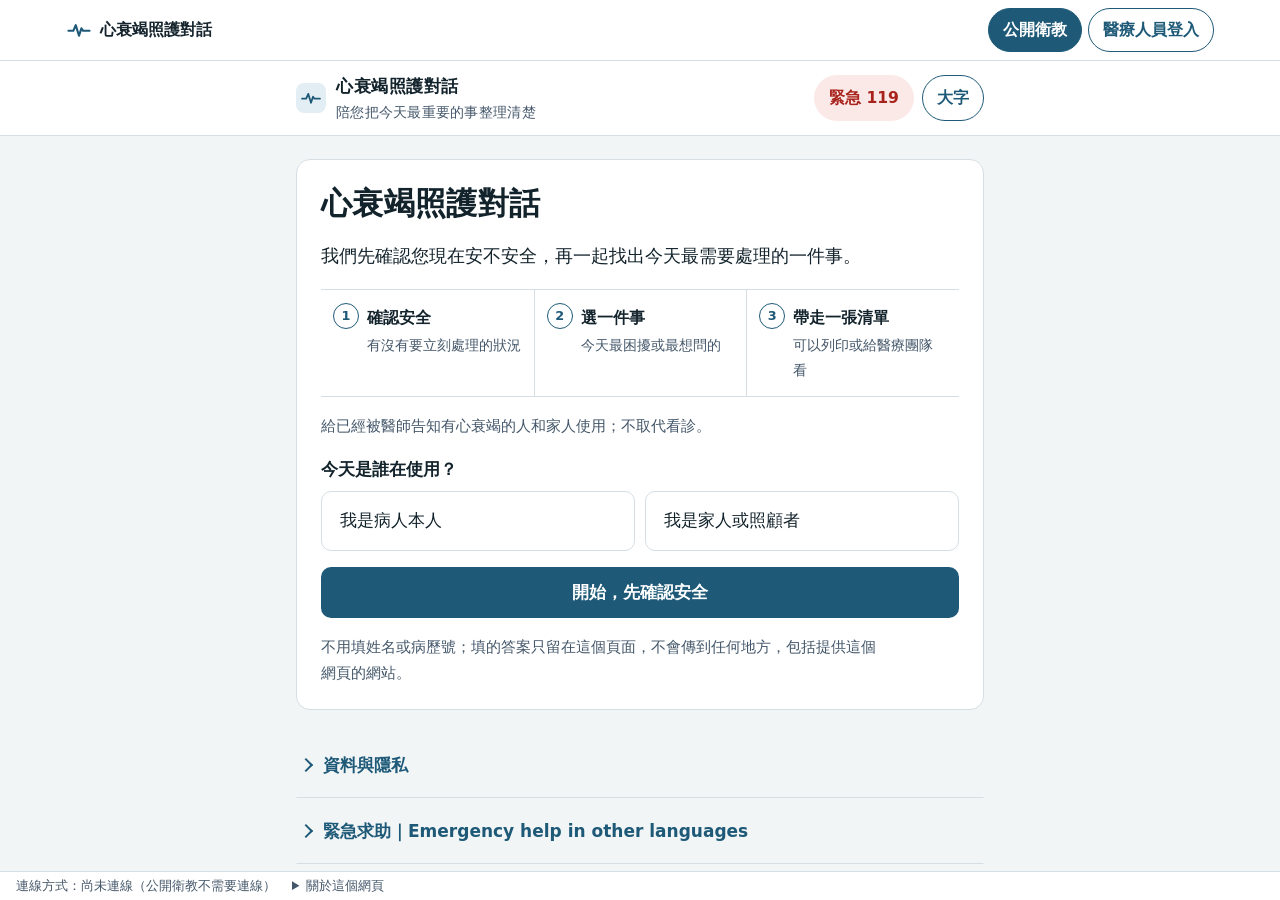
<file: index.html>
<!doctype html>
<html lang="zh-Hant-TW" data-page="shell">
<head>
<meta charset="utf-8">
<meta name="viewport" content="width=device-width, initial-scale=1, viewport-fit=cover">
<meta http-equiv="Content-Security-Policy" content="default-src 'none'; script-src 'self'; style-src 'self'; frame-src 'self'; connect-src 'self' https://script.google.com https://script.googleusercontent.com; img-src 'self' data:; base-uri 'none'; form-action 'none'; object-src 'none'">
<script src="guard.045a106e608d.js"></script>
<meta name="referrer" content="strict-origin-when-cross-origin">
<meta name="robots" content="noindex">
<title>心衰竭照護對話</title>
<link rel="stylesheet" href="shell.45e0a4ec22e1.css">
</head>
<body>
<header class="shell-top">
  <div class="shell-bar">
    <div class="shell-brand"><svg class="mark" viewBox="0 0 32 32" aria-hidden="true" focusable="false"><path d="M3 17h6l3-7 4 13 3-9 2 3h8" fill="none" stroke="currentColor" stroke-width="2.6" stroke-linecap="round" stroke-linejoin="round"/></svg><span>心衰竭照護對話</span></div>
    <nav class="modes" id="modes" aria-label="切換模式"></nav>
  </div>
</header>
<div id="shell_banner" class="shell-banner" role="alert" hidden></div>
<main id="shell_main" class="shell-main">
  <div id="shell_note" class="shell-note" hidden></div>
  <div id="frames" class="frames"></div>
  <noscript><p>本頁需要開啟 JavaScript 才能使用。若有緊急狀況，請直接撥打 119。</p></noscript>
</main>
<footer class="shell-foot">
  <span id="conn_status" data-conn="NONE">連線方式：尚未連線（公開衛教不需要連線）</span>
  <details class="shell-about"><summary>關於這個網頁</summary>
    <p>本網頁提供心衰竭衛教與照護紀錄支援，不取代診斷、處方或緊急醫療；有緊急狀況請直接撥打 119。</p>
    <p>公開衛教不會送出或留下任何資料。病人個人連結與醫療人員登入只在這個分頁有效，關閉分頁就會結束；本網頁不在裝置上長期留存任何資料（只在這個分頁暫存，關閉即清除），離線時無法查看個人紀錄。</p>
    <p>已知限制：這個網頁無法完全防止被其他網站嵌入冒用。請只從醫療團隊提供的網址開啟，並確認網址列是正確的網址。</p>
  </details>
</footer>
<script src="config.js"></script>
<script src="release.e37a82e9b1bd.js"></script>
<script src="transport.421dd80e8a7c.js"></script>
<script src="shell.81188e96d80d.js"></script>
</body>
</html>
</file>
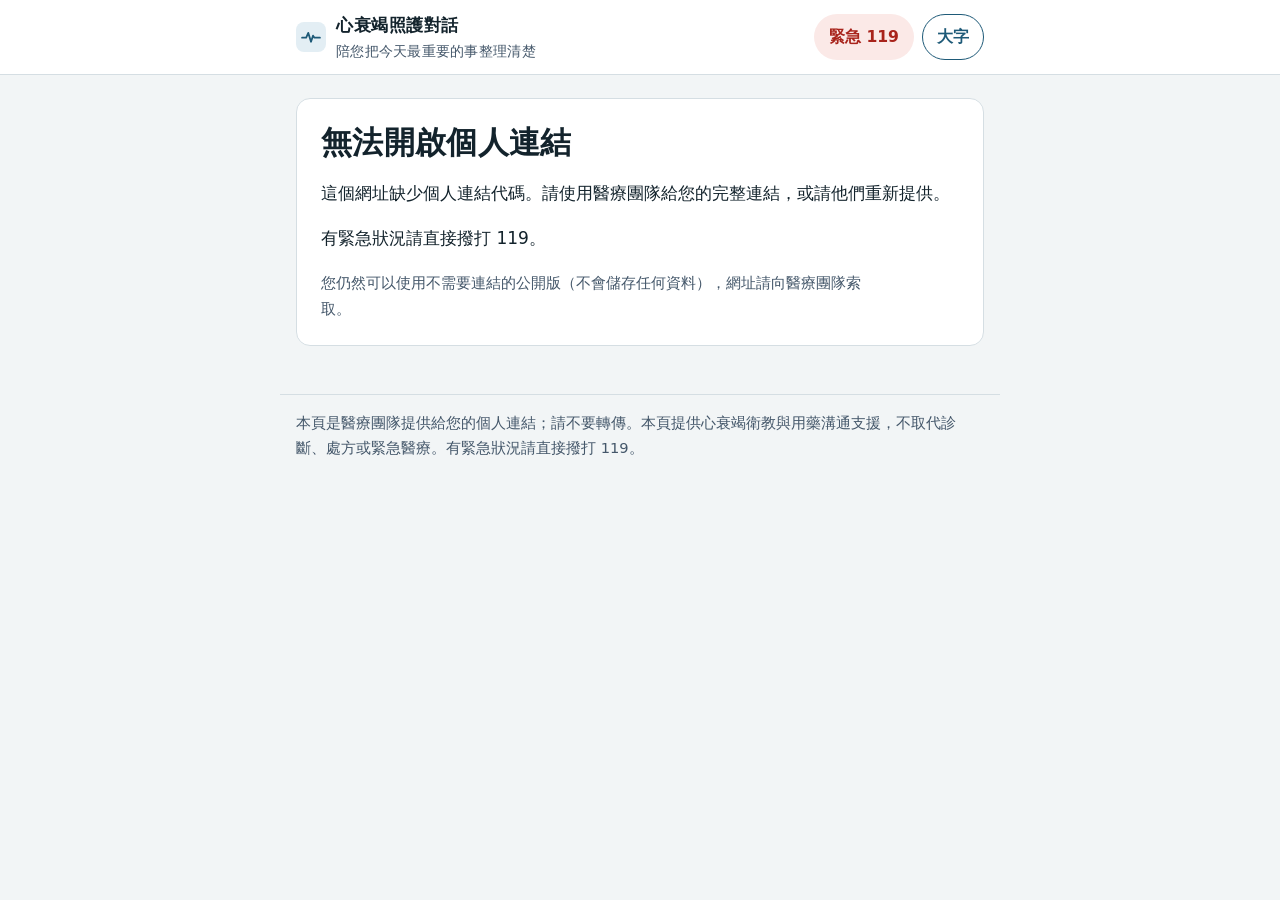
<file: patient.html>
<!doctype html>
<html lang="zh-Hant-TW" data-page="patient">
<head>
<meta charset="utf-8">
<meta name="viewport" content="width=device-width, initial-scale=1, viewport-fit=cover">
<meta http-equiv="Content-Security-Policy" content="default-src 'none'; script-src 'self'; style-src 'self'; style-src-attr 'unsafe-inline'; frame-src 'none'; connect-src 'self' https://script.google.com https://script.googleusercontent.com; img-src 'self' data:; base-uri 'none'; form-action 'none'; object-src 'none'">
<script src="guard.045a106e608d.js"></script>
<meta name="referrer" content="no-referrer">
<meta name="robots" content="noindex">
<title>心衰竭照護對話</title>
<link rel="stylesheet" href="app.30592fb274e9.css">
<link rel="stylesheet" href="patient_link.9632a05904e3.css">
<link rel="stylesheet" href="web.1df8bcdae444.css">
</head>
<body>
<a class="skip-link" href="#screen">跳到主要內容</a>
<header class="top"><div class="bar"><div class="brand"><svg class="mark" viewBox="0 0 32 32" aria-hidden="true" focusable="false"><path d="M3 17h6l3-7 4 13 3-9 2 3h8" fill="none" stroke="currentColor" stroke-width="2.6" stroke-linecap="round" stroke-linejoin="round"/></svg><span class="brand-t">心衰竭照護對話<small>陪您把今天最重要的事整理清楚</small></span></div><div class="bar-tools"><a class="btn sos no-print" href="tel:119" aria-label="緊急狀況撥打 119">緊急 119</a><button class="btn secondary no-print" id="fontToggle" type="button" aria-pressed="false" aria-label="放大文字">大字</button></div></div></header>
<div id="status" class="sr-only" role="status" aria-live="polite" aria-atomic="true"></div>
<main class="wrap"><div id="screen" class="screen" tabindex="-1"><noscript><p>本頁需要開啟 JavaScript 才能使用。若有緊急狀況，請直接撥打 119。</p></noscript></div></main>
<footer class="foot">本頁是醫療團隊提供給您的個人連結；請不要轉傳。本頁提供心衰竭衛教與用藥溝通支援，不取代診斷、處方或緊急醫療。有緊急狀況請直接撥打 119。</footer>
<script src="config.js"></script>
<script src="release.e37a82e9b1bd.js"></script>
<script src="transport.421dd80e8a7c.js"></script>
<script src="build-patient.afbfbccaac36.js"></script>
<script src="lib.c77beae90166.js"></script>
<script src="engine.622706c35853.js"></script>
<script src="patient_link.7fe9b1daba0a.js"></script>
<script src="app.3ce7239d83da.js"></script>
</body>
</html>
</file>
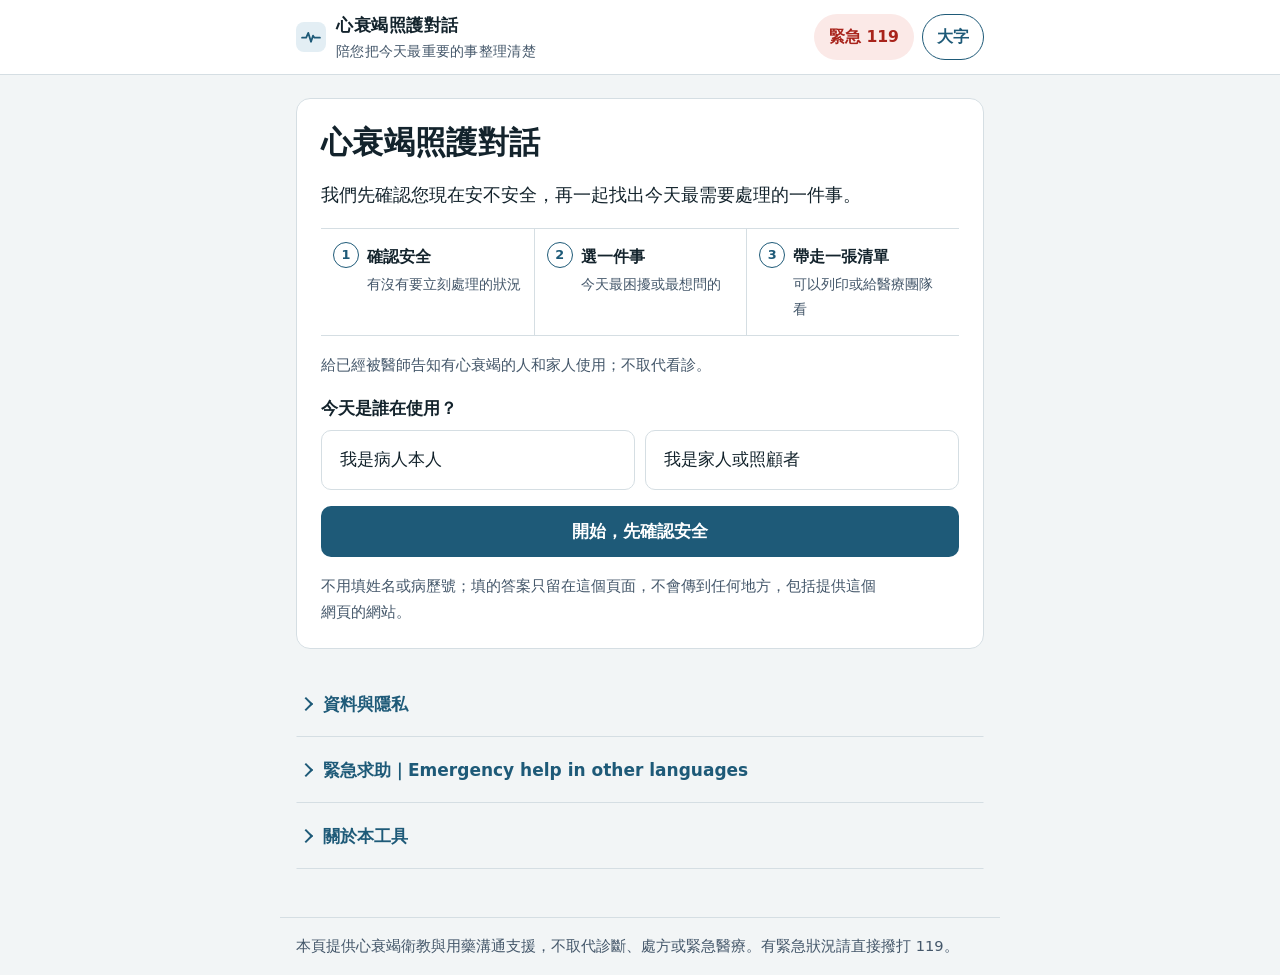
<file: public.html>
<!doctype html>
<html lang="zh-Hant-TW" data-page="public">
<head>
<meta charset="utf-8">
<meta name="viewport" content="width=device-width, initial-scale=1, viewport-fit=cover">
<meta http-equiv="Content-Security-Policy" content="default-src 'none'; script-src 'self'; style-src 'self'; style-src-attr 'unsafe-inline'; frame-src 'none'; connect-src 'none'; img-src 'self' data:; base-uri 'none'; form-action 'none'; object-src 'none'">
<script src="guard.045a106e608d.js"></script>
<meta name="referrer" content="no-referrer">
<meta name="robots" content="noindex">
<title>心衰竭照護對話</title>
<link rel="stylesheet" href="app.30592fb274e9.css">
</head>
<body>
<a class="skip-link" href="#screen">跳到主要內容</a>
<header class="top"><div class="bar"><div class="brand"><svg class="mark" viewBox="0 0 32 32" aria-hidden="true" focusable="false"><path d="M3 17h6l3-7 4 13 3-9 2 3h8" fill="none" stroke="currentColor" stroke-width="2.6" stroke-linecap="round" stroke-linejoin="round"/></svg><span class="brand-t">心衰竭照護對話<small>陪您把今天最重要的事整理清楚</small></span></div><div class="bar-tools"><a class="btn sos no-print" href="tel:119" aria-label="緊急狀況撥打 119">緊急 119</a><button class="btn secondary no-print" id="fontToggle" type="button" aria-pressed="false" aria-label="放大文字">大字</button></div></div></header>
<div id="status" class="sr-only" role="status" aria-live="polite" aria-atomic="true"></div>
<main class="wrap"><div id="screen" class="screen" tabindex="-1"><noscript><p>本頁需要開啟 JavaScript 才能使用。若有緊急狀況，請直接撥打 119。</p></noscript></div></main>
<footer class="foot">本頁提供心衰竭衛教與用藥溝通支援，不取代診斷、處方或緊急醫療。有緊急狀況請直接撥打 119。</footer>
<script src="build-public.6247f2410435.js"></script>
<script src="lib.c77beae90166.js"></script>
<script src="engine.622706c35853.js"></script>
<script src="app.3ce7239d83da.js"></script>
</body>
</html>
</file>
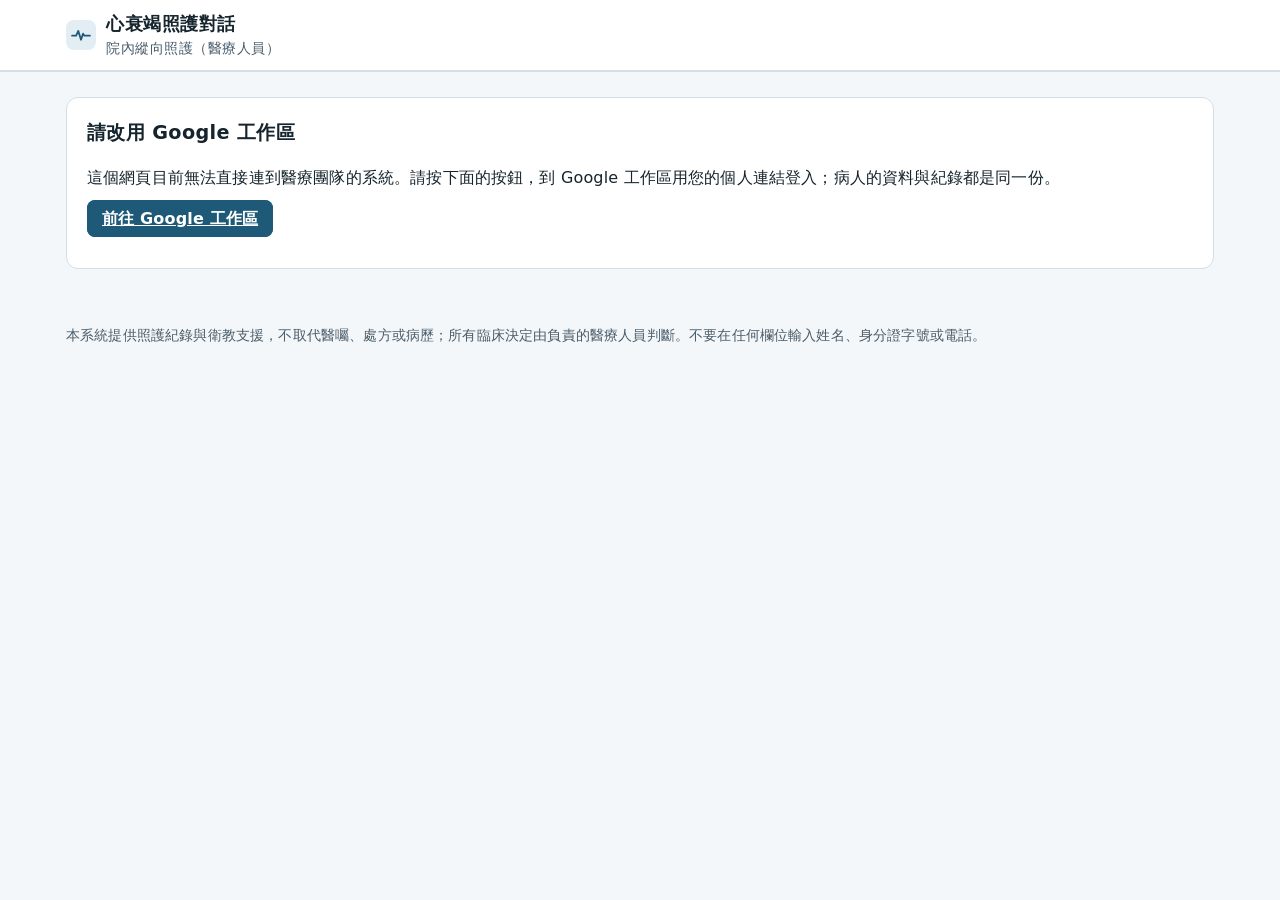
<file: staff.html>
<!doctype html>
<html lang="zh-Hant-TW" data-page="staff">
<head>
<meta charset="utf-8">
<meta http-equiv="Content-Security-Policy" content="default-src 'none'; script-src 'self' https://accounts.google.com/gsi/client; style-src 'self' https://accounts.google.com/gsi/style; style-src-attr 'unsafe-inline'; frame-src https://accounts.google.com/gsi/; connect-src 'self' https://accounts.google.com/gsi/ https://script.google.com https://script.googleusercontent.com; img-src 'self' data:; base-uri 'none'; form-action 'none'; object-src 'none'">
<script src="guard.045a106e608d.js"></script>
<meta name="referrer" content="strict-origin-when-cross-origin">
<meta name="viewport" content="width=device-width, initial-scale=1">
<meta name="robots" content="noindex">
<title>心衰竭照護對話｜院內縱向照護</title>
<link rel="stylesheet" href="staff.342c0028b7cf.css">
<link rel="stylesheet" href="web.1df8bcdae444.css">
</head>
<body>
<a class="skip-link" href="#main">跳到主要內容</a>
<header class="top">
  <div class="bar">
    <div class="brand"><svg class="mark" viewBox="0 0 32 32" aria-hidden="true" focusable="false"><path d="M3 17h6l3-7 4 13 3-9 2 3h8" fill="none" stroke="currentColor" stroke-width="2.6" stroke-linecap="round" stroke-linejoin="round"/></svg><span>心衰竭照護對話<small>院內縱向照護（醫療人員）</small></span></div>
    <div class="who" id="who" aria-live="polite">正在確認身分…</div>
  </div>
  <nav class="tabs" aria-label="主要功能" id="tabs" hidden>
    <button type="button" class="tab" data-tab="patients" aria-current="page">病人</button>
    <button type="button" class="tab" data-tab="work">工作清單<span id="work_badge" class="badge" hidden></span></button>
    <button type="button" class="tab" data-tab="team">團隊儀表板</button>
    <button type="button" class="tab" data-tab="teach" hidden>臨床教學</button>
    <button type="button" class="tab" data-tab="approve" id="tab_approve" hidden>內容核准</button>
    <button type="button" class="tab" data-tab="admin" id="tab_admin" hidden>管理</button>
  </nav>
</header>
<div id="sysbar" class="sysbar" role="region" aria-label="系統提示" hidden></div>
<div id="sync" class="sync" role="status" aria-live="polite" data-state="IDLE"></div>
<main id="main" class="wrap" tabindex="-1">
  <p id="tab_purpose" class="tab-purpose small noprint" aria-live="polite"></p>
  <section id="view_patients"></section>
  <section id="view_work" hidden></section>
  <section id="view_team" hidden></section>
  <section id="view_teach" hidden></section>
  <section id="view_admin" hidden></section>
  <section id="view_approve" hidden></section>
</main>
<footer class="foot">本系統提供照護紀錄與衛教支援，不取代醫囑、處方或病歷；所有臨床決定由負責的醫療人員判斷。不要在任何欄位輸入姓名、身分證字號或電話。</footer>
<section id="print_plan" class="print-plan" aria-hidden="true"></section>
<script src="config.js"></script>
<script src="release.e37a82e9b1bd.js"></script>
<script src="transport.421dd80e8a7c.js"></script>
<script src="qrcode.18ae399f8118.js"></script>
<script src="lib.c77beae90166.js"></script>
<script src="release-staff.9b3c051fa370.js"></script>
<script src="login.b82201597185.js" data-app="staff.425a6ebf38cb.js"></script>
</body>
</html>
</file>
<file: shell.45e0a4ec22e1.css>
/* HFPC 網頁外殼（5.0 W5-W）：頁首模式列＋同源 iframe；色彩沿用公開版的醫療藍灰 */
:root{--ground:#F5F8FA;--surface:#FFFFFF;--ink:#15242D;--ink-2:#44576A;--line:#D3DEE5;--accent:#1E5A78;--accent-ink:#FFFFFF;--accent-soft:#E3EEF4;--focus:#0B67C2;--em:#A8231B;--em-soft:#FBE9E7;color-scheme:light}
@media (prefers-color-scheme: dark){:root:not([data-theme="light"]){--ground:#0F171C;--surface:#16222A;--ink:#E6EEF2;--ink-2:#A7B8C3;--line:#2E404B;--accent:#7FB6D3;--accent-ink:#0F171C;--accent-soft:#1D3441;--focus:#8CC4FF;--em:#FF8A80;--em-soft:#3A1B19;color-scheme:dark}}
[hidden]{display:none !important}
*{box-sizing:border-box}
html,body{height:100%}
body{margin:0;background:var(--ground);color:var(--ink);font:400 16px/1.55 "Noto Sans TC","PingFang TC","Microsoft JhengHei",system-ui,-apple-system,"Segoe UI",sans-serif;display:flex;flex-direction:column;height:100vh;height:100dvh;overflow:hidden}
:focus-visible{outline:3px solid var(--focus);outline-offset:2px}
.shell-top{background:var(--surface);border-bottom:1px solid var(--line);flex:0 0 auto}
.shell-bar{max-width:1180px;margin:0 auto;padding:8px 16px;display:flex;flex-wrap:wrap;gap:8px 14px;align-items:center;justify-content:space-between}
.shell-brand{display:flex;align-items:center;gap:8px;font-weight:700;color:var(--accent)}
.shell-brand .mark{width:26px;height:26px}
.shell-brand span{color:var(--ink)}
.modes{display:flex;flex-wrap:wrap;gap:6px;min-width:0}
.mode{appearance:none;font:inherit;font-weight:700;min-height:44px;padding:8px 14px;border-radius:999px;border:1.5px solid var(--accent);background:var(--surface);color:var(--accent);cursor:pointer;text-decoration:none;display:inline-flex;align-items:center;touch-action:manipulation}
.mode[aria-pressed="true"]{background:var(--accent);color:var(--accent-ink)}
.mode.ws{background:var(--accent);color:var(--accent-ink)}
.modes[aria-busy="true"]{opacity:.6}
.shell-banner{background:var(--em-soft);color:var(--em);padding:10px 16px;font-weight:700;display:flex;flex-wrap:wrap;gap:10px;align-items:center}
.btn{appearance:none;font:inherit;font-weight:700;border-radius:8px;border:1px solid var(--accent);background:var(--surface);color:var(--accent);min-height:36px;padding:6px 12px;cursor:pointer}
.shell-main{flex:1 1 auto;min-height:0;position:relative;display:flex;flex-direction:column}
.shell-note{max-width:720px;margin:16px auto 0;padding:0 16px;width:100%}
.panel{background:var(--surface);border:1px solid var(--line);border-radius:10px;padding:16px 18px;display:grid;gap:10px}
.panel h2{margin:0;font-size:1.2em}
.panel p{margin:0}
.frames{flex:1 1 auto;min-height:0;display:flex}
.app-frame{flex:1 1 auto;width:100%;height:100%;border:0;display:block;background:var(--ground)}
.shell-foot{flex:0 0 auto;border-top:1px solid var(--line);background:var(--surface);color:var(--ink-2);font-size:.82em;padding:4px 16px;display:flex;flex-wrap:wrap;gap:4px 16px;align-items:center}
.shell-about summary{cursor:pointer}
.shell-about p{margin:4px 0;max-width:760px}
.shell-about[open]{flex-basis:100%;max-height:40vh;overflow:auto}
@media print{.shell-top,.shell-foot,.shell-banner{display:none !important}body{height:auto;overflow:visible}}
</file>
<file: app.30592fb274e9.css>
/* 心衰竭精準照護助手｜樣式（白底、醫療藍灰；語意色只用於分流等級） */
:root{
  --ground:#F5F8FA; --surface:#FFFFFF; --surface-2:#EEF3F6; --ink:#15242D; --ink-2:#44576A; --line:#D3DEE5;
  --accent:#1E5A78; --accent-ink:#FFFFFF; --accent-soft:#E3EEF4; --focus:#0B67C2;
  --em:#A8231B; --em-soft:#FBE9E7; --urg:#9A4A00; --urg-soft:#FDF0E1; --day:#7A5A00; --day-soft:#FBF4DC; --ok:#2B6A4B; --ok-soft:#E4F2EA;
  --radius:10px; --fs:17px;
  color-scheme: light;
}
@media (prefers-color-scheme: dark){
  :root:not([data-theme="light"]){
    --ground:#0F171C; --surface:#16222A; --surface-2:#1C2B34; --ink:#E6EEF2; --ink-2:#A7B8C3; --line:#2E404B;
    --accent:#7FB6D3; --accent-ink:#0F171C; --accent-soft:#1D3441; --focus:#8CC4FF;
    --em:#FF8A80; --em-soft:#3A1B19; --urg:#F2B26B; --urg-soft:#35270F; --day:#E3C766; --day-soft:#302A12; --ok:#8FD3AE; --ok-soft:#15302A;
    color-scheme: dark;
  }
}
:root[data-theme="dark"]{
  --ground:#0F171C; --surface:#16222A; --surface-2:#1C2B34; --ink:#E6EEF2; --ink-2:#A7B8C3; --line:#2E404B;
  --accent:#7FB6D3; --accent-ink:#0F171C; --accent-soft:#1D3441; --focus:#8CC4FF;
  --em:#FF8A80; --em-soft:#3A1B19; --urg:#F2B26B; --urg-soft:#35270F; --day:#E3C766; --day-soft:#302A12; --ok:#8FD3AE; --ok-soft:#15302A;
  color-scheme: dark;
}
*{box-sizing:border-box}
html{-webkit-text-size-adjust:100%}
html.large-text{--fs:20px}
body{margin:0;background:var(--ground);color:var(--ink);font:400 var(--fs)/1.65 "Noto Sans TC","PingFang TC","Microsoft JhengHei","微軟正黑體","Heiti TC",system-ui,-apple-system,"Segoe UI",sans-serif;font-variant-numeric:tabular-nums}
.wrap{max-width:720px;margin:0 auto;padding-inline:16px;padding-block:0 48px}
a{color:var(--accent)}
:focus-visible{outline:3px solid var(--focus);outline-offset:2px}
.skip-link{position:absolute;left:-9999px;top:0;background:var(--surface);padding:8px 12px;z-index:10}
.skip-link:focus{left:8px;top:8px}
header.top{position:sticky;top:env(safe-area-inset-top,0px);z-index:5;background:var(--surface);border-bottom:1px solid var(--line)}
header.top .bar{max-width:720px;margin:0 auto;padding:10px 16px;display:flex;align-items:center;gap:12px;justify-content:space-between}
.brand{font-weight:700;font-size:1.02em;letter-spacing:.02em}
.brand small{display:block;font-weight:400;font-size:.78em;color:var(--ink-2)}
h1,h2,h3{text-wrap:balance;line-height:1.35;margin:0}
h1{font-size:1.55em;font-weight:700}
h2{font-size:1.28em;font-weight:700}
h3{font-size:1.05em;font-weight:700}
p{margin:0}
.screen{display:grid;gap:18px;padding-top:20px}
.screen:focus{outline:none}
.panel{background:var(--surface);border:1px solid var(--line);border-radius:var(--radius);padding:20px;display:grid;gap:14px}
.muted{color:var(--ink-2)}
.small{font-size:.86em}
.progress{display:flex;gap:6px;align-items:center;font-size:.86em;color:var(--ink-2)}
.progress .dots{display:flex;gap:4px}
.progress .dots i{width:28px;height:6px;border-radius:3px;background:var(--line);display:block}
.progress .dots i.on{background:var(--accent)}
.btn{appearance:none;border:1px solid transparent;border-radius:8px;min-height:48px;padding:10px 18px;font:inherit;font-weight:700;cursor:pointer;text-align:center;touch-action:manipulation}
.btn.primary{background:var(--accent);color:var(--accent-ink)}
.btn.secondary{background:var(--surface);color:var(--accent);border-color:var(--accent)}
.btn.ghost{background:transparent;color:var(--accent);border-color:transparent;text-decoration:underline;padding-inline:6px}
.btn.em{background:var(--em);color:#fff}
.btn:disabled{opacity:.5;cursor:not-allowed}
.row{display:flex;flex-wrap:wrap;gap:10px;align-items:center}
.row.split{justify-content:space-between}
.choices{display:grid;gap:10px}
.choices.two{grid-template-columns:repeat(auto-fit,minmax(240px,1fr))}
.choice{display:flex;align-items:center;gap:12px;min-height:56px;width:100%;padding:12px 16px;border:1.5px solid var(--line);border-radius:8px;background:var(--surface);color:var(--ink);font:inherit;text-align:left;cursor:pointer;touch-action:manipulation}
.choice:hover{border-color:var(--accent)}
.choice[aria-pressed="true"],.choice.selected{border-color:var(--accent);background:var(--accent-soft);font-weight:700}
.choice[aria-pressed="true"]::after{content:"✓ 已選";margin-left:auto;font-size:.82em;color:var(--accent)}
fieldset{border:0;margin:0;padding:0;display:grid;gap:10px;min-width:0}
legend{font-weight:700;padding:0;margin-bottom:6px}
.check{display:flex;gap:12px;align-items:flex-start;padding:12px 14px;border:1.5px solid var(--line);border-radius:8px;background:var(--surface);cursor:pointer;min-height:56px}
.check input{width:24px;height:24px;margin:2px 0 0;flex:0 0 auto;accent-color:var(--accent)}
.check strong{display:block}
.check span{display:block;font-size:.88em;color:var(--ink-2)}
.check:has(input:checked){border-color:var(--accent);background:var(--accent-soft)}
.tier{border-left:6px solid var(--line);padding-left:12px;display:grid;gap:10px}
.tier.em{border-left-color:var(--em)} .tier.urg{border-left-color:var(--urg)} .tier.day{border-left-color:var(--day)}
.tier-label{font-weight:700;font-size:.95em}
.tier.em .tier-label{color:var(--em)} .tier.urg .tier-label{color:var(--urg)} .tier.day .tier-label{color:var(--day)}
.notice{border-radius:8px;padding:12px 14px;background:var(--surface-2)}
.notice.warn{background:var(--day-soft)}
.error{color:var(--em);font-weight:700}
.result-head{border-radius:var(--radius);padding:18px 20px;display:grid;gap:8px;border:1px solid var(--line);background:var(--surface)}
.result-head.em{background:var(--em-soft);border-color:var(--em)}
.result-head.urg{background:var(--urg-soft);border-color:var(--urg)}
.result-head.day{background:var(--day-soft);border-color:var(--day)}
.result-head.ok{background:var(--ok-soft);border-color:var(--ok)}
.top-action{font-weight:700}
.group{display:grid;gap:12px}
.group-title{display:flex;align-items:baseline;gap:10px;padding-top:6px;border-bottom:2px solid var(--ink);padding-bottom:6px}
.group-title .count{font-size:.85em;color:var(--ink-2);font-weight:400}
.card{background:var(--surface);border:1px solid var(--line);border-radius:var(--radius);padding:18px;display:grid;gap:12px}
.card.safety{border:2px solid var(--em)}
.card.safety.urg{border-color:var(--urg)} .card.safety.day{border-color:var(--day)}
.chips{display:flex;flex-wrap:wrap;gap:6px}
.chip{font-size:.78em;font-weight:700;padding:2px 10px;border-radius:999px;background:var(--surface-2);color:var(--ink-2);border:1px solid var(--line)}
.chip.primary{background:var(--accent);color:var(--accent-ink);border-color:var(--accent)}
.chip.safety{background:var(--em);color:#fff;border-color:var(--em)}
.chip.rule{background:var(--accent-soft);color:var(--accent);border-color:var(--accent)}
.kv{display:grid;grid-template-columns:7.5em 1fr;gap:6px 12px;margin:0}
.kv dt{font-weight:700;color:var(--ink-2)}
.kv dd{margin:0}
@media (max-width:480px){.kv{grid-template-columns:1fr}.kv dt{margin-top:6px}}
.actions-list{display:grid;gap:8px}
.actions-list .check{min-height:48px;padding:10px 12px}
.do-not{border-left:4px solid var(--em);padding:6px 12px;background:var(--em-soft);border-radius:0 6px 6px 0}
.escalate{border-left:4px solid var(--urg);padding:6px 12px;background:var(--urg-soft);border-radius:0 6px 6px 0}
.reason{font-size:.86em;color:var(--ink-2)}
details{border-top:1px solid var(--line);padding-top:8px}
details>summary{cursor:pointer;font-weight:700;color:var(--accent);min-height:44px;display:flex;align-items:center}
.source-list{margin:6px 0 0;padding-left:1.2em;display:grid;gap:6px;font-size:.9em}
.selfcheck{background:var(--surface-2);border-radius:8px;padding:12px 14px;display:grid;gap:8px}
.feedback{font-weight:700}
.feedback.good{color:var(--ok)} .feedback.bad{color:var(--em)}
.summary{background:var(--surface);border:2px solid var(--accent);border-radius:var(--radius);padding:18px;display:grid;gap:12px}
.summary table{width:100%;border-collapse:collapse;font-size:.92em}
.summary th,.summary td{text-align:left;vertical-align:top;border-bottom:1px solid var(--line);padding:6px 4px}
.summary th{width:40%;color:var(--ink-2);font-weight:700}
.summary ol,.summary ul{margin:0;padding-left:1.3em;display:grid;gap:4px}
.table-scroll{overflow-x:auto}
textarea.copybox{width:100%;min-height:180px;font:inherit;font-size:.9em;padding:10px;border:1px solid var(--line);border-radius:8px;background:var(--surface);color:var(--ink)}
footer.foot{max-width:720px;margin:0 auto;padding:16px;color:var(--ink-2);font-size:.86em;border-top:1px solid var(--line)}
.tel{font-size:1.4em;font-weight:700}
select{font:inherit;min-height:48px;padding:8px 10px;border:1.5px solid var(--line);border-radius:8px;background:var(--surface);color:var(--ink);max-width:100%}
@media (prefers-reduced-motion:reduce){*{scroll-behavior:auto!important;transition:none!important;animation:none!important}}
@media (forced-colors:active){.choice[aria-pressed="true"],.check:has(input:checked){outline:3px solid Highlight}.chip{border:1px solid CanvasText}}
@media print{
  :root{--ground:#fff;--surface:#fff;--ink:#000;--ink-2:#333;--line:#999}
  header.top,.no-print,.selfcheck,footer.foot .no-print{display:none!important}
  body{font-size:12pt}
  .card,.summary,.result-head{break-inside:avoid;border-color:#666}
  .wrap{max-width:none;padding:0}
  details>summary{color:#000}
  a{color:#000;text-decoration:none}
  .print-url::after{content:" (" attr(href) ")";font-size:9pt}
}
.sr-only{position:absolute;width:1px;height:1px;padding:0;margin:-1px;overflow:hidden;clip:rect(0,0,0,0);white-space:nowrap;border:0}
details.card.collapsible{padding:0 18px}
details.card.collapsible>summary{min-height:56px;color:var(--ink);font-weight:700;gap:8px}
details.card.collapsible>summary::after{content:"展開";margin-left:auto;font-size:.82em;color:var(--accent);font-weight:700}
details.card.collapsible[open]>summary::after{content:"收合"}
details.card.collapsible[open]{padding-bottom:18px}
details.card.collapsible>.chips{padding-top:4px}
details.card.collapsible[open] h3{display:none}
.map-list{margin:0;padding-left:1.2em;display:grid;gap:8px}
.card h4{margin:4px 0 0;font-size:1em}

/* ---------- v0.9.0：主要行動、生活面、第二層說明 ---------- */
.lead { font-size: 1.05rem; color: var(--muted); }
.cta { background: var(--ok-bg, #eef7f0); border: 2px solid var(--ok, #2f7d4f); border-radius: 12px; padding: 16px; margin: 0 0 16px; }
.cta.urg { background: var(--urg-bg, #fff4e5); border-color: var(--urg, #b35c00); }
.cta-label { margin: 0 0 6px; font-size: .9rem; font-weight: 700; letter-spacing: .04em; }
.cta-action { margin: 0 0 8px; font-size: 1.25rem; font-weight: 700; line-height: 1.5; }
.plan ul { margin: 8px 0 0; padding-left: 1.2em; }
.plan li { margin-bottom: 10px; }
.reentry { margin: 20px 0; text-align: center; }
.detail { margin: 8px 0; }
.detail > summary { font-size: .92rem; color: var(--muted); cursor: pointer; }
.ing-group { border: 1px solid var(--line, #d9dde2); border-radius: 8px; margin-bottom: 8px; padding: 4px 8px; }
.ing-group > summary { padding: 8px 4px; font-weight: 600; cursor: pointer; min-height: 44px; display: flex; align-items: center; }
.chip.ok { background: var(--ok-bg, #eef7f0); color: var(--ok, #2f7d4f); }

/* ---------- v1.0.0：本次摘要投影 ---------- */
.visit-summary { background: var(--surface); border: 2px solid var(--accent); border-radius: var(--radius); padding: 20px; display: grid; gap: 14px; margin-bottom: 16px; }
.visit-summary h2 { font-size: 1.2em; }
.visit-summary h3 { font-size: .9em; letter-spacing: .04em; color: var(--ink-2); margin: 0 0 4px; }
.vs-badge { display: inline-block; align-self: start; font-weight: 700; padding: 6px 14px; border-radius: 999px; background: var(--ok-soft); color: var(--ok); border: 1px solid var(--ok); }
.vs-badge.em { background: var(--em-soft); color: var(--em); border-color: var(--em); }
.vs-badge.urg { background: var(--urg-soft); color: var(--urg); border-color: var(--urg); }
.vs-badge.day { background: var(--day-soft); color: var(--day); border-color: var(--day); }
.vs-block { border-top: 1px solid var(--line); padding-top: 10px; }
.vs-block:first-of-type { border-top: 0; padding-top: 0; }
.vs-lead { font-size: 1.18em; font-weight: 700; line-height: 1.5; }
.vs-q { margin: 0; padding-left: 1.3em; display: grid; gap: 6px; }

/* ---------- v1.0.0：列印排版工房 ---------- */
.p-list { list-style: none; margin: 0; padding: 0; display: grid; gap: 8px; }
.p-row { display: flex; align-items: center; gap: 8px; }
.p-row .check { flex: 1; margin: 0; }
.p-row.empty strong { font-weight: 400; }
.p-row.empty span { color: var(--ink-2); }
.p-move { display: flex; gap: 4px; }
.p-move .btn { min-width: 44px; min-height: 44px; padding: 4px 8px; border: 1px solid var(--line); border-radius: 8px; text-decoration: none; }
.p-preview { background: var(--surface-2); padding: 16px; border-radius: 8px; overflow-x: auto; }
.printdoc { background: #fff; color: #000; padding: 24px; margin: 0 auto; max-width: 760px; box-shadow: 0 1px 6px rgba(0,0,0,.18); }
.printdoc.paper-a5 { max-width: 520px; }
.printdoc.font-large { font-size: 1.15em; }
.printdoc.font-xlarge { font-size: 1.32em; }
.printdoc h1 { font-size: 1.4em; }
.printdoc h2 { font-size: 1.12em; border-bottom: 2px solid #000; padding-bottom: 4px; margin: 18px 0 8px; }
.printdoc h3 { font-size: 1em; margin: 10px 0 4px; }
.printdoc .p-head { border-bottom: 3px solid #000; padding-bottom: 8px; }
.printdoc .p-card { border: 1px solid #999; border-radius: 6px; padding: 10px 12px; margin-bottom: 8px; break-inside: avoid; }
.printdoc .p-sec { break-inside: auto; }
.printdoc .p-table { width: 100%; border-collapse: collapse; font-size: .92em; }
.printdoc .p-table th, .printdoc .p-table td { border-bottom: 1px solid #ccc; text-align: left; vertical-align: top; padding: 4px; }
.printdoc .p-table th { width: 40%; }
.printdoc .p-line { border-bottom: 1px solid #666; height: 1.6em; }
.printdoc .p-note { margin-bottom: 10px; break-inside: avoid; }
.printdoc .p-foot { border-top: 1px solid #999; margin-top: 16px; padding-top: 6px; }
.printdoc .visit-summary { border: 2px solid #000; background: #fff; }
.printdoc .vs-badge { border-color: #000; color: #000; background: #eee; }
.printdoc ul, .printdoc ol { margin: 4px 0; padding-left: 1.3em; }

@media print {
  html.printing body > *:not(main) { display: none !important; }
  html.printing main .panel { display: none !important; }
  html.printing .p-preview { background: none; padding: 0; overflow: visible; }
  html.printing .printdoc { box-shadow: none; max-width: none; padding: 0; }
  html.printing .p-preview > .printdoc { display: block; }
  html.printing section.panel:has(.p-preview) { display: block !important; }
  html.printing section.panel:has(.p-preview) > h2,
  html.printing section.panel:has(.p-preview) > p { display: none !important; }
  .printdoc.paper-a4l { column-count: 2; column-gap: 24px; }
  @page { margin: 14mm; }
}

/* ---------- v1.1.0：分流呈現 SSOT、時間徽章、結果頁減負、找藥工具 ---------- */
:root{ --urgnow:#8E1B3D; --urgnow-soft:#FBE8EE; --neutral:#3E5566; --neutral-soft:#EAF0F4; }
@media (prefers-color-scheme: dark){ :root:not([data-theme="light"]){ --urgnow:#FF9DB8; --urgnow-soft:#3A1824; --neutral:#B9CCD8; --neutral-soft:#1E2E38; } }
:root[data-theme="dark"]{ --urgnow:#FF9DB8; --urgnow-soft:#3A1824; --neutral:#B9CCD8; --neutral-soft:#1E2E38; }
.result-head.urg-now{background:var(--urgnow-soft);border-color:var(--urgnow);border-width:2px}
.result-head.urg-now h1,.result-head.urg-now h2{color:var(--urgnow)}
.result-head.neutral{background:var(--neutral-soft);border-color:var(--line)}
.tier.urg-now{border-left-color:var(--urgnow)}
.tbadge{display:inline-block;font-size:.78em;font-weight:700;padding:1px 8px;border-radius:999px;margin-bottom:4px;border:1px solid var(--line);background:var(--surface-2);color:var(--ink-2)}
.tbadge.em{background:var(--em);color:#fff;border-color:var(--em)}
.tbadge.urg-now{background:var(--urgnow);color:#fff;border-color:var(--urgnow)}
.tbadge.urg{background:var(--urg-soft);color:var(--urg);border-color:var(--urg)}
.tbadge.day{background:var(--day-soft);color:var(--day);border-color:var(--day)}
.vs-badge.urg-now{background:var(--urgnow-soft);color:var(--urgnow);border-color:var(--urgnow)}
.vs-badge.neutral{background:var(--neutral-soft);color:var(--neutral);border-color:var(--line)}
.vs-also{font-weight:700;margin-top:6px}
.card.safety.urg-now{border-color:var(--urgnow)}
details.card{padding:0 18px}
details.card>summary{min-height:56px;color:var(--ink);font-weight:700;gap:8px}
details.card>summary::after{content:"展開";margin-left:auto;font-size:.82em;color:var(--accent);font-weight:700;flex:0 0 auto}
details.card[open]>summary::after{content:"收合"}
details.card[open]{padding-bottom:18px}
.choice-hint{display:block;font-size:.84em;font-weight:400;color:var(--ink-2)}
.secondary-links{gap:4px}
input.search,input.num{font:inherit;min-height:48px;padding:8px 12px;border:1.5px solid var(--line);border-radius:8px;background:var(--surface);color:var(--ink);width:100%;max-width:28em}
input.num{width:7em}
#pk_results,#mp_results{display:grid;gap:8px}
.pk-item{border:1px solid var(--line);border-radius:8px;padding:10px 12px}
.choices.three{grid-template-columns:repeat(auto-fit,minmax(9em,1fr))}
.btn.small{min-height:44px;font-size:.9em}
.feas{border-top:1px solid var(--line);padding-top:10px;display:grid;gap:8px}
.feas h4{margin:0}
.nbq{border-color:var(--accent)}
.cg-note{padding:0 4px}
.home .lead{font-size:1.08em;color:var(--ink)}
.printdoc #print_summary{gap:8px;padding:12px 14px;margin:8px 0}
.printdoc #print_summary .vs-lead{font-size:1.05em}
.printdoc #print_summary .vs-block{padding-top:6px}
@media print { .printdoc #print_summary{break-inside:avoid} }
/* 語意色上的文字：深色模式改用深色字，維持對比（DARK-URGENTNOW） */
:root{ --on-strong:#FFFFFF; }
@media (prefers-color-scheme: dark){ :root:not([data-theme="light"]){ --on-strong:#14090B; } }
:root[data-theme="dark"]{ --on-strong:#14090B; }
.btn.em,.chip.safety,.tbadge.em,.tbadge.urg-now{color:var(--on-strong)}
/* 什麼時候要求救（結果頁與列印）、在家自我照顧包、自我觀察表 */
.ladder{display:grid;gap:8px}
.ladder-row{border-left:6px solid var(--line);padding:6px 12px;border-radius:0 6px 6px 0}
.ladder-row h3{margin:0 0 2px;font-size:1.02rem}
.ladder-row p{margin:0}
.ladder-row.em{border-left-color:var(--em);background:var(--em-soft)} .ladder-row.em h3{color:var(--em)}
.ladder-row.urg-now{border-left-color:var(--urgnow);background:var(--urgnow-soft)} .ladder-row.urg-now h3{color:var(--urgnow)}
.ladder-row.urg{border-left-color:var(--urg);background:var(--urg-soft)} .ladder-row.urg h3{color:var(--urg)}
.ladder-row.day{border-left-color:var(--day);background:var(--day-soft)} .ladder-row.day h3{color:var(--day)}
.printdoc .p-ladder .ladder-row{background:#fff;color:#000;border-left-color:#000;padding:2px 8px;margin:2px 0}
.printdoc .p-ladder .ladder-row h3{color:#000;font-size:.95em}
.printdoc .p-ladder .ladder-row p{font-size:.88em}
.printdoc .p-diary-table th,.printdoc .p-diary-table td{border:1px solid #999;width:auto;height:1.9em;font-size:.82em}
.printdoc .p-diary{break-before:page}
.printdoc .p-ladder h2{font-size:1em;margin:6px 0 2px}
.printdoc .p-ladder p.ladder-row{font-size:.92em;line-height:1.35;margin:1px 0;padding:1px 6px;border-left-width:3px}

/* v1.3：照護者語氣、名詞解釋、共病分組、第二件事、列印編輯 */
.gl{color:var(--ink-2);font-size:.92em}
.voice{color:var(--ink)}
.lead-voice{background:var(--surface);border-left:4px solid var(--accent);padding:10px 14px;border-radius:6px;margin:12px 0}
.ctx{background:var(--surface-2);padding:8px 12px;border-radius:6px}
.why h4{margin:10px 0 2px;font-size:.95em}
fieldset.co-group{margin:8px 0}
.salt-ref{border-top:1px dashed var(--line);padding-top:6px}
textarea.note{min-height:96px}
/* 病人自行填寫的段落：永久視覺標籤（列印與預覽都看得到） */
.p-wrap.p-user{border:2px dashed #555;border-radius:6px;padding:6px 10px;margin:8px 0;background:#fafafa}
.p-user-tag{font-size:.7em;font-weight:400;border:1px solid #555;border-radius:4px;padding:1px 6px;margin-left:6px;vertical-align:middle}
.p-user-title{border:1px dashed #555;display:inline-block;padding:2px 8px;margin:4px 0}
.preset-card{border:2px solid var(--ok);background:var(--ok-soft);border-radius:8px;padding:12px 14px;margin:8px 0}
.preset-card h2{margin:0 0 4px;display:flex;gap:8px;align-items:center}
.p-preview .printdoc.paper-a4{max-width:210mm;background-image:repeating-linear-gradient(to bottom,transparent 0,transparent calc(297mm - 2px),rgba(200,0,0,.55) calc(297mm - 2px),rgba(200,0,0,.55) 297mm)}
.p-preview .printdoc.paper-a4l{max-width:297mm}
@media print{
  .p-wrap.p-user{background:#fff}
  .p-preview .printdoc.paper-a4{background-image:none!important}
  .gl{color:#333}
}
/* 手機窄畫面：列印段落的上下移按鈕換到下一行，文字才有空間 */
@media (max-width:480px){.p-row{flex-wrap:wrap}.p-row .check{flex:1 1 100%}.p-row .p-move{display:flex;gap:8px;width:100%;justify-content:flex-end}}

/* v1.4 安全確認：分組展開、組合追問、已完成段落 */
details.sg{border:1.5px solid var(--line);border-radius:8px;background:var(--surface);padding:0}
details.sg>summary{min-height:56px;display:flex;align-items:center;justify-content:space-between;gap:8px;padding:12px 14px;font-weight:700;cursor:pointer;list-style:none}
details.sg>summary::-webkit-details-marker{display:none}
details.sg>summary::before{content:"＋";margin-right:8px;color:var(--accent)}
details.sg[open]>summary::before{content:"－"}
details.sg.has-sel{border-color:var(--accent)}
.sg-body{display:grid;gap:10px;padding:0 12px 12px}
.combo-ask{border:2px solid var(--accent);border-radius:8px;padding:12px;margin:-4px 0 6px;background:var(--accent-soft)}
.combo-ask:focus{outline:3px solid var(--accent)}
.safety-done{border-left:6px solid var(--ok,#2e7d32);padding:6px 12px;margin-bottom:12px;background:var(--surface)}
.safety-done p{margin:0;display:flex;flex-wrap:wrap;gap:8px;align-items:center}
/* v1.4 結果頁核心／延伸、卡片三層、選項收合、圖示 */
.ico{vertical-align:-4px;margin-right:6px}
.done-box{border:2px solid var(--ok);background:var(--ok-soft)}
.done-box .voice{margin-top:0}
details.more-opts{margin-top:8px}
details.more-opts>summary,details.why-layer>summary,details.ladder-full>summary,details.more-acts>summary{min-height:44px;display:flex;align-items:center;color:var(--accent);font-weight:700;cursor:pointer}
details.why-layer{margin-top:8px;border-top:1px dashed var(--line);padding-top:4px}
.actions-list h4{margin:8px 0 4px}
.actions-list ol{margin:0 0 8px;padding-left:1.4em}
.actions-list ol li{margin:4px 0}
.objective{border-top:1px dashed var(--line);margin-top:10px;padding-top:8px}
fieldset.pd-q{margin:10px 0}
fieldset.pd-q legend{font-weight:700}
details.more-tools>summary{min-height:48px;font-weight:700;color:var(--accent);cursor:pointer}
@media print{.ico{display:none}}
/* 窄畫面：任何內容都不得把面板撐寬（grid／flex 子元素預設 min-width:auto 會撐開） */
.panel>*,.panel details>*,.choices>*,.p-row>*,fieldset>*{min-width:0}
.choice,.check,.p-row,.preset-card,.done-box{overflow-wrap:anywhere}
.panel{max-width:100%;box-sizing:border-box}

/* =====================================================================
 * 3.1 設計層 v2（2026-10-02）
 * 方向：「臨床紙本」——冷灰紙面、墨色文字、照護藍只用在可以按的東西；層級靠字級、留白與左側色軌，不靠陰影卡片。
 * 唯一的醒目元素：求救階梯（一條色軌串起四級，標出「您這次在哪一級」）。其他一律安靜。
 * 動效只回應使用者的動作（按下、展開、勾選）；唯一的主動動效是結果頁色軌畫出來一次。減少動態時全部關閉。
 * ===================================================================== */
:root{--ground:#F2F5F6;--line:#D5DEE3;--ink:#13232C;--accent-2:#16455D;--r-l:14px;--r-m:10px;--sticky-top:64px;--ease:cubic-bezier(.2,.7,.2,1);--ok-rail:#2B6A4B}
:root[data-theme="dark"]{--accent-2:#A9D0E4;--ok-rail:#8FD3AE}
@media (prefers-color-scheme: dark){:root:not([data-theme="light"]){--accent-2:#A9D0E4;--ok-rail:#8FD3AE}}
html{scroll-padding-top:calc(var(--sticky-top) + 12px)}
body{line-height:1.75;-webkit-font-smoothing:antialiased;text-rendering:optimizeLegibility}
h1[tabindex="-1"]:focus,h2[tabindex="-1"]:focus{outline:none}
/* 字級：17／20／24／31（約 1.25 倍）；段落行長上限約 38 個中文字 */
h1{font-size:1.82em;line-height:1.28;letter-spacing:.01em}
h2{font-size:1.4em;line-height:1.35}
h3{font-size:1.12em}
.lead{font-size:1.12em;line-height:1.7}
.panel p,.card p,.notice{max-width:38em}
/* 頁首：品牌記號、緊急 119、大字；小螢幕、矮螢幕或大字時不固定（不遮內容） */
header.top{box-shadow:0 1px 0 var(--line);border-bottom:0}
header.top .bar{padding:10px 16px;min-height:64px}
.brand{display:flex;align-items:center;gap:10px;min-width:0;font-size:1.02em;letter-spacing:.03em}
.brand .mark{width:30px;height:30px;flex:0 0 auto;color:var(--accent);background:var(--accent-soft);border-radius:8px;padding:4px}
.brand-t{min-width:0}
.brand small{white-space:nowrap;overflow:hidden;text-overflow:ellipsis;letter-spacing:.02em}
.bar-tools{display:flex;gap:8px;align-items:center;flex:0 0 auto}
.bar-tools .btn{min-height:44px;min-width:44px;padding:8px 14px;border-radius:999px;font-size:.92em;white-space:nowrap}
.btn.sos{background:var(--em-soft);color:var(--em);border-color:transparent;text-decoration:none;display:inline-flex;align-items:center;font-weight:700}
.btn.sos:hover{border-color:var(--em)}
@media (max-width:480px),(max-height:560px){header.top{position:static}:root{--sticky-top:0px}.brand small{display:none}.bar-tools .btn{padding:8px 12px}}
html.large-text header.top{position:static}
html.large-text{--sticky-top:0px}
/* 版面：平面、細線、留白；不用陰影 */
.screen{gap:22px;padding-top:24px;animation:hfpc-fade .14s linear both}
@keyframes hfpc-fade{from{opacity:.001}to{opacity:1}}
.panel{border:1px solid var(--line);border-radius:var(--r-l);padding:24px;gap:16px;box-shadow:none}
@media (max-width:480px){.panel{padding:18px}}
.card{border-radius:var(--r-l);padding:20px;box-shadow:none}
/* 首頁三步驟（真的是先後順序，才用編號） */
.flow{list-style:none;margin:2px 0 0;padding:0;display:grid;grid-template-columns:repeat(3,1fr);gap:0;counter-reset:f;border-top:1px solid var(--line);border-bottom:1px solid var(--line)}
.flow li{counter-increment:f;display:grid;gap:2px;align-content:start;padding:14px 12px 14px 46px;position:relative;font-size:.92em}
.flow li+li{border-left:1px solid var(--line)}
.flow li::before{content:counter(f);position:absolute;left:12px;top:13px;width:24px;height:24px;border-radius:50%;border:1.5px solid var(--accent);color:var(--accent);font-weight:700;font-size:.82em;display:grid;place-items:center}
.flow b{font-weight:700}
.flow span{color:var(--ink-2);font-size:.9em}
@media (max-width:600px){.flow li{padding:34px 6px 10px;text-align:center;font-size:.84em}.flow li::before{left:50%;top:8px;transform:translateX(-50%);width:22px;height:22px}.flow span{display:none}}
/* 進度 */
.progress .dots i{width:32px;height:6px;border-radius:6px;transition:background .2s var(--ease)}
/* 按鈕與選項：按下有回饋，選定有左側色軌 */
.btn{border-radius:var(--r-m);transition:background .15s var(--ease),border-color .15s var(--ease),transform .08s var(--ease)}
.btn:active{transform:translateY(1px)}
.btn.primary:hover{background:var(--accent-2)}
.btn.secondary:hover{background:var(--accent-soft)}
.btn.tel,a.btn{display:inline-flex;align-items:center;justify-content:center;gap:8px;text-decoration:none}
.choice{border-radius:var(--r-m);padding:14px 18px;transition:border-color .15s var(--ease),background .15s var(--ease),box-shadow .15s var(--ease),transform .08s var(--ease)}
.choice:hover{background:var(--accent-soft)}
.choice:active{transform:scale(.99)}
.choice[aria-pressed="true"],.choice.selected{box-shadow:inset 4px 0 0 var(--accent)}
.check{border-radius:var(--r-m);transition:border-color .15s var(--ease),background .15s var(--ease)}
.check input{transition:transform .12s var(--ease)}
.check input:checked{transform:scale(1.08)}
/* 摺疊區：一律靠左、有方向提示；結果頁底部的工具改成清單列，不再一格一格堆卡片 */
details>summary{justify-content:flex-start;text-align:left;list-style:none;gap:10px}
details>summary::-webkit-details-marker{display:none}
details:not(.card):not(.sg)>summary::before{content:"";width:8px;height:8px;border-right:2px solid currentColor;border-bottom:2px solid currentColor;transform:rotate(-45deg);transition:transform .15s var(--ease);flex:0 0 auto;margin-right:2px}
details:not(.card):not(.sg)[open]>summary::before{transform:rotate(45deg)}
details.panel{padding:4px 24px;gap:8px}
details.panel[open]{padding-bottom:20px}
details.panel>summary{min-height:56px}
details.panel:not([open]){background:transparent;border-color:transparent;border-bottom-color:var(--line);border-radius:0;padding-inline:4px}
details.panel:not([open])+details.panel:not([open]){margin-top:-22px}
@media (max-width:480px){details.panel{padding:4px 18px}}
/* 結果頁的判定：不放在盒子裡；左側色軌代表等級（結果出來時畫一次） */
.result-head{position:relative;border:0;border-radius:0 var(--r-l) var(--r-l) 0;padding:18px 20px 18px 28px;box-shadow:none;--rail:var(--accent)}
.result-head::before{content:"";position:absolute;left:0;top:0;bottom:0;width:6px;border-radius:6px;background:var(--rail);transform-origin:top;animation:hfpc-rail .5s var(--ease) both}
@keyframes hfpc-rail{from{transform:scaleY(0)}to{transform:none}}
.result-head.em{--rail:var(--em)} .result-head.urg-now{--rail:var(--urgnow,var(--em))} .result-head.urg{--rail:var(--urg)} .result-head.day{--rail:var(--day)} .result-head.ok{--rail:var(--ok)}
.result-head.neutral,.result-head:not(.em):not(.urg):not(.urg-now):not(.day):not(.ok){background:transparent}
.result-head h1,.result-head h2{font-size:1.9em}
/* 求救階梯：一條色軌串起四級；這次勾的那一級（或「都沒有」）標出來 */
.ladder{gap:0}
.ladder>h2{margin-bottom:4px}
.ladder>.small.muted{margin-bottom:10px}
.ladder-row{position:relative;border:0;border-radius:0;background:transparent!important;padding:10px 0 14px 40px;--dot:var(--line)}
.ladder-row::before{content:"";position:absolute;left:9px;top:12px;width:16px;height:16px;border-radius:50%;background:var(--dot);box-shadow:0 0 0 4px var(--surface)}
.ladder-row::after{content:"";position:absolute;left:15px;top:30px;bottom:-12px;width:4px;border-radius:2px;background:var(--dot);opacity:.35}
.ladder-row:last-of-type::after,.ladder-full .ladder-row:last-child::after{display:none}
.ladder-row.em{--dot:var(--em)} .ladder-row.urg-now{--dot:var(--urgnow,var(--em))} .ladder-row.urg{--dot:var(--urg)} .ladder-row.day{--dot:var(--day)} .ladder-row.ok{--dot:var(--ok)}
.ladder-row h3{font-size:1.05em;margin:0 0 2px}
.ladder-row.ok h3{color:var(--ok)}
.ladder-row.here{background:var(--surface-2)!important;border-radius:var(--r-m);margin:2px 0}
.ladder-row.here::before{box-shadow:0 0 0 4px var(--surface-2),0 0 0 6px var(--dot)}
.here-tag{display:inline-block;margin-top:6px;font-size:.8em;font-weight:700;color:var(--ink);background:var(--surface);border:1px solid var(--line);border-radius:999px;padding:1px 10px}
.ladder-full .ladder-row{padding-top:8px}
/* 卡片內細節 */
.group-title{border-bottom:1px solid var(--line);padding-bottom:8px}
.do-not,.escalate{border-radius:0 8px 8px 0;padding:10px 14px}
footer.foot{line-height:1.7}
@media (prefers-reduced-motion:reduce){.screen,.result-head::before{animation:none}.btn:active,.choice:active,.check input:checked{transform:none}}
@media (forced-colors:active){.brand .mark{background:none}.btn.sos{border:2px solid CanvasText}.ladder-row::before,.ladder-row::after,.result-head::before{forced-color-adjust:none;background:CanvasText}}
@media print{.flow,.bar-tools{display:none!important}.result-head::before{animation:none}.ladder-row::before,.ladder-row::after{display:none}.ladder-row{padding-left:8px}}
/* 警訊分組與共病分組：標題靠左、＋／－ 在最左、已勾數在最右且不換行 */
details.sg>summary{justify-content:flex-start;text-align:left}
details.sg>summary>span:first-of-type{flex:1 1 auto;min-width:0}
details.sg>summary .chip,details.sg>summary .sg-n{margin-left:auto;white-space:nowrap;flex:0 0 auto}
details.sg>summary::before{width:1.2em;flex:0 0 auto;text-align:center;font-weight:700}
details.sg{border-radius:var(--r-m);transition:border-color .15s var(--ease)}
/* v2 細修：判定下方的一句話直接接在標題下（不再另成一格）；卡片標題比分組標題小一階但比內文大；「加入我準備做的事」靠左 */
.result-head+.lead-voice{border:0;background:transparent;padding:0 20px 0 28px;margin-top:-16px;font-size:1.06em;color:var(--ink-2);box-shadow:none}
details.card.collapsible>summary{font-size:1.12em;line-height:1.45;padding-block:6px}
.actions-list [data-act="plan_card"]{justify-self:start;padding-inline:0}
.ev-role{display:inline-block;font-size:.78em;font-weight:700;color:var(--ink-2);border:1px solid var(--line);border-radius:999px;padding:0 8px;margin-right:6px;vertical-align:1px}
.ev-role.direct{color:var(--accent);border-color:var(--accent)}
.ev-grade{background:var(--surface-2);border-radius:var(--r-m);padding:8px 12px}
/* 窄螢幕＋大字：品牌名不拆成一字一行；工具鈕放不下就換到下一行；標題略縮 */
.brand-t{white-space:nowrap}
header.top .bar{flex-wrap:wrap;row-gap:6px}
.bar-tools{margin-left:auto}
@media (max-width:360px){h1,.result-head h1,.result-head h2{font-size:1.6em}}

/* 3.2 病人視角審查：安全確認收合時的具體例子、卡片上的記錄工具 */
.sg-eg{display:block;font-size:.88em;font-weight:400;color:var(--ink-2);margin-top:2px}
.card-tools{gap:8px;flex-wrap:wrap}

/* 3.3 安全確認「看過」：看過的組左邊有勾；「都沒有」在全部看過前呈現為不可用 */
details.sg.seen > summary::after{content:"✓ 看過";margin-left:auto;font-size:.82em;color:var(--ink-2);white-space:nowrap}
[data-act="safety_none"][aria-disabled="true"]{opacity:.55;cursor:not-allowed}
.sg-need{margin:6px 0 0}
</file>
<file: patient_link.9632a05904e3.css>
/* 病人連結版專用（加在公開版樣式後面） */
.lk-status { margin: 8px 0 0; padding: 8px 12px; border-radius: 8px; background: var(--panel-2, #f1f5f9); font-weight: 600; min-height: 1.5em; }
.lk-status:empty, .lk-status[data-state="IDLE"] { display: none; }
.lk-status.ok { background: #e7f5ec; color: #14532d; }
.lk-status.err { background: #fdecec; color: #7f1d1d; }
.lk-status.warn { background: #fff7e0; color: #713f12; }
.lk-date { display: grid; gap: 6px; margin-top: 12px; font-weight: 600; }
.lk-date input { font: inherit; padding: 10px; border: 1px solid #94a3b8; border-radius: 8px; max-width: 220px; }
.lk-list { margin: 4px 0 12px 1.2em; }
.lk-weight { display: grid; gap: 6px; margin: 8px 0; font-weight: 600; }
.lk-weight input { font: inherit; font-size: 1.25rem; padding: 10px; border: 1px solid #94a3b8; border-radius: 8px; max-width: 180px; }
.lk-notice { border-left: 6px solid #b45309; background: #fff7e0; color: #422006; padding: 12px 16px; border-radius: 8px; margin: 12px 0; }
.lk-team h3 { font-size: 1.05rem; margin: 12px 0 4px; }
.lk-team .muted { margin-left: 4px; }
@media (prefers-color-scheme: dark) {
  .lk-status.ok { background: #0f3a22; color: #d1fae5; }
  .lk-status.err { background: #4a1414; color: #fee2e2; }
  .lk-status.warn { background: #3f3310; color: #fef3c7; }
  .lk-notice { background: #3f3310; color: #fef3c7; }
}
@media print { .lk-save, .lk-weight, [data-act="lk_weight"] { display: none !important; } .lk-notice, .lk-team { break-inside: avoid; } }
/* 接續上次／這次先做（精準照護計畫，schema 3.7） */
.lk-plan h2 { font-size: 1.25rem; margin: 12px 0 6px; }
.lk-plan h3 { font-size: 1.05rem; margin: 12px 0 4px; }
.lk-acts { margin: 4px 0 12px 1.4em; }
.lk-acts li { margin: 0 0 10px; line-height: 1.6; }
.lk-acts li[data-tier="G0"], .lk-acts li[data-tier="G1"] { border-left: 5px solid #b91c1c; padding-left: 8px; }
.lk-chip { display: inline-block; font-size: .85rem; padding: 1px 8px; border-radius: 999px; background: #e0e7ef; color: #1e293b; }
.lk-done li { color: #14532d; }
@media (prefers-color-scheme: dark) { .lk-chip { background: #334155; color: #e2e8f0; } .lk-done li { color: #bbf7d0; } }
@media print { .lk-plan { break-inside: avoid; } }
.lk-large { font-size: 1.15em; }
.lk-large .small { font-size: 1rem; }
/* 3.0.0：送出狀態固定在結果頁最上面（捲到哪裡都看得到）；顏色不是唯一線索（文字寫清楚） */
.lk-sticky { position: sticky; top: var(--sticky-top, 0px); z-index: 5; display: flex; flex-wrap: wrap; gap: 8px; align-items: center; padding: 10px 14px; margin: 0 0 10px; border-radius: 8px; font-weight: 600; border: 2px solid #b45309; background: #fff7e0; color: #422006; }
.lk-sticky.ok { border-color: #15803d; background: #e7f5ec; color: #14532d; }
.lk-sticky.pending { border-color: #1d4ed8; background: #e8effd; color: #1e3a8a; }
.lk-stage { padding: 6px 10px; border-left: 5px solid #1d4ed8; background: #eef3fb; border-radius: 6px; }
.lk-floor { margin: 10px 0; }
@media (prefers-color-scheme: dark) {
  .lk-sticky { background: #3f3310; color: #fef3c7; } .lk-sticky.ok { background: #0f3a22; color: #d1fae5; } .lk-sticky.pending { background: #1e2a4a; color: #dbeafe; }
  .lk-stage { background: #1e2a4a; }
}
@media print { .lk-sticky { position: static; } }

/* 3.4（T09）：固定在畫面下方的儲存列；safe-area 留白；頁面底部留同高空間 */
.lk-dock { position: fixed; left: 0; right: 0; bottom: 0; z-index: 20; display: flex; flex-wrap: wrap; gap: 8px; align-items: center; justify-content: space-between;
  padding: 8px 16px calc(8px + env(safe-area-inset-bottom, 0px)); background: #fff; border-top: 2px solid #1d4ed8; box-shadow: 0 -2px 8px rgba(0,0,0,.12); }
.lk-dock .btn { min-height: 44px; }
body:has(#lk_dock) { padding-bottom: calc(120px + env(safe-area-inset-bottom, 0px)); }
@media print { .lk-dock { display: none; } }

/* v4.3 X05：119 一律在最上層；固定儲存鈕存在時跳轉條不顯示（第一個螢幕只有一個主要按鈕） */
.lk-emergency { flex-basis: 100%; font-weight: 700; }
.lk-emergency a { font-weight: 800; }
body:has(.lk-dock) .lk-jump { display: none !important; }
</file>
<file: web.1df8bcdae444.css>
/* HFPC 網頁子頁共用（5.0 W5-W）：登入畫面、病人視角預覽提示、版本提示 */
.web-banner{background:#FBE9E7;color:#A8231B;padding:10px 16px;font-weight:700;display:flex;flex-wrap:wrap;gap:10px;align-items:center}
.web-preview-note{background:#FFF7E0;color:#6B4A00;border-bottom:2px solid #E3C766;padding:10px 16px;font-weight:700}
.gsi-btn{min-height:48px}
#web_logout{margin-left:auto}
@media (prefers-color-scheme: dark){.web-banner{background:#3A1B19;color:#FF8A80}.web-preview-note{background:#302A12;color:#E3C766}}
@media print{.web-preview-note,.web-banner,#web_logout{display:none !important}}
</file>
<file: staff.342c0028b7cf.css>
[hidden] { display: none !important; }   /* hidden 屬性優先於 .tabs 等 display 設定（登入前不顯示分頁） */
:root { --bg: #ffffff; --fg: #1e293b; --muted: #475569; --line: #cbd5e1; --panel: #f8fafc; --accent: #1d4e89; --accent-fg: #ffffff; --ok: #166534; --ok-bg: #e7f5ec; --err: #991b1b; --err-bg: #fdecec; --warn: #854d0e; --warn-bg: #fff7e0; --chip: #e2e8f0; }
@media (prefers-color-scheme: dark) { :root { --bg: #0f172a; --fg: #e2e8f0; --muted: #a3b1c6; --line: #334155; --panel: #16213a; --accent: #7fb2f0; --accent-fg: #0b1220; --ok: #bbf7d0; --ok-bg: #0f3a22; --err: #fecaca; --err-bg: #4a1414; --warn: #fde68a; --warn-bg: #3f3310; --chip: #1e2b45; } }
* { box-sizing: border-box; }
body { margin: 0; background: var(--bg); color: var(--fg); font: 16px/1.6 "Noto Sans TC", "PingFang TC", "Microsoft JhengHei", system-ui, sans-serif; }
.skip-link { position: absolute; left: -9999px; } .skip-link:focus { left: 8px; top: 8px; background: var(--bg); padding: 8px; z-index: 10; }
.top { border-bottom: 1px solid var(--line); background: var(--bg); position: sticky; top: 0; z-index: 5; }
.bar { display: flex; justify-content: space-between; align-items: center; gap: 12px; padding: 10px 16px; max-width: 1180px; margin: 0 auto; flex-wrap: wrap; }
.brand { font-weight: 700; font-size: 1.1rem; } .brand small { display: block; font-weight: 400; color: var(--muted); font-size: .85rem; }
.who { color: var(--muted); font-size: .9rem; }
.tabs { display: flex; gap: 4px; padding: 0 16px; max-width: 1180px; margin: 0 auto; overflow-x: auto; }
.tab { border: 0; background: none; padding: 10px 14px; font: inherit; color: var(--muted); border-bottom: 3px solid transparent; cursor: pointer; white-space: nowrap; }
.tab[aria-current="page"] { color: var(--fg); border-bottom-color: var(--accent); font-weight: 700; }
.wrap { max-width: 1180px; margin: 0 auto; padding: 16px; }
.foot { max-width: 1180px; margin: 24px auto; padding: 0 16px; color: var(--muted); font-size: .85rem; }
.panel { border: 1px solid var(--line); border-radius: 10px; padding: 16px; margin: 0 0 16px; background: var(--bg); }
.panel h2 { margin: 0 0 10px; font-size: 1.15rem; } .panel h3 { margin: 14px 0 8px; font-size: 1rem; }
.muted { color: var(--muted); } .small { font-size: .88rem; }
.row { display: flex; gap: 8px; flex-wrap: wrap; align-items: end; }
.grid2 { display: grid; grid-template-columns: repeat(auto-fit, minmax(260px, 1fr)); gap: 16px; }
label.f { display: grid; gap: 4px; font-size: .9rem; font-weight: 600; }
input, select, textarea { font: inherit; padding: 8px 10px; border: 1px solid var(--line); border-radius: 8px; background: var(--bg); color: var(--fg); min-height: 40px; }
input:focus-visible, select:focus-visible, button:focus-visible, .tab:focus-visible { outline: 3px solid var(--accent); outline-offset: 2px; }
.btn { font: inherit; border-radius: 8px; padding: 8px 14px; border: 1px solid var(--accent); background: var(--bg); color: var(--accent); cursor: pointer; min-height: 40px; }
.btn.primary { background: var(--accent); color: var(--accent-fg); }
.btn.small { padding: 4px 10px; min-height: 32px; font-size: .88rem; }
.btn.danger { border-color: var(--err); color: var(--err); }
.btn[disabled] { opacity: .5; cursor: not-allowed; }
.table-scroll { overflow-x: auto; }
.table-scroll:focus { outline: 2px solid var(--focus, #1a5fb4); outline-offset: 2px; }
.med-truth { min-width: 760px; }
.med-truth td, .med-truth th { vertical-align: top; }
hr.thin { border: 0; border-top: 1px solid #ddd; margin: 4px 0; }
table { border-collapse: collapse; width: 100%; font-size: .9rem; }
th, td { border-bottom: 1px solid var(--line); padding: 6px 8px; text-align: left; vertical-align: top; }
thead th { background: var(--panel); position: sticky; top: 0; }
.chip { display: inline-block; padding: 1px 8px; border-radius: 999px; background: var(--chip); font-size: .8rem; margin: 1px 2px; white-space: nowrap; }
.chip.ok { background: var(--ok-bg); color: var(--ok); } .chip.err { background: var(--err-bg); color: var(--err); } .chip.warn { background: var(--warn-bg); color: var(--warn); }
.sync { max-width: 1180px; margin: 8px auto 0; padding: 0 16px; font-weight: 600; min-height: 1.6em; }
.sync[data-state="SAVING"] { color: var(--muted); } .sync[data-state="SAVED"] { color: var(--ok); } .sync[data-state="FAILED"], .sync[data-state="CONFLICT"] { color: var(--err); }
.notice { padding: 10px 12px; border-radius: 8px; margin: 8px 0; } .notice.err { background: var(--err-bg); color: var(--err); } .notice.ok { background: var(--ok-bg); color: var(--ok); } .notice.warn { background: var(--warn-bg); color: var(--warn); }
.staged { border-left: 4px solid var(--accent); padding-left: 10px; }
.tiles { display: grid; grid-template-columns: repeat(auto-fill, minmax(220px, 1fr)); gap: 12px; }
.tile { border: 1px solid var(--line); border-radius: 10px; padding: 12px; }
.tile .v { font-size: 1.6rem; font-weight: 700; } .tile .d { font-size: .82rem; color: var(--muted); }
.spark { width: 180px; height: 40px; vertical-align: middle; }
.spark polyline { fill: none; stroke: var(--accent); stroke-width: 2; } .spark circle { fill: var(--accent); }
.linkbox { font-family: ui-monospace, Menlo, Consolas, monospace; font-size: .85rem; word-break: break-all; background: var(--panel); padding: 8px; border-radius: 8px; }
details > summary { cursor: pointer; font-weight: 600; }
.sr-only { position: absolute; width: 1px; height: 1px; overflow: hidden; clip: rect(0 0 0 0); }
.badge { display: inline-block; min-width: 1.4em; margin-left: 6px; padding: 0 6px; border-radius: 999px; background: var(--err); color: var(--bg); font-size: .78rem; font-weight: 700; text-align: center; }
.sysbar { max-width: 1180px; margin: 8px auto 0; padding: 0 16px; }
.sysbar .notice { display: flex; gap: 12px; align-items: center; flex-wrap: wrap; }
.alert-card { border: 2px solid var(--err); border-radius: 10px; padding: 12px; margin: 8px 0; }
.alert-card.overdue { background: var(--err-bg); }
.field-err { color: var(--err); font-weight: 600; }
.print-plan { display: none; }
/* 4.9.3 WP-A：分頁用途一句話、可收合的「我的病人」 */
.tab-purpose { margin: 4px 0 10px; color: var(--muted); border-left: 3px solid var(--line, #c9d3dd); padding-left: 8px; }
.inline-h { display: inline; font-size: inherit; margin: 0; }
#mine_box > summary { cursor: pointer; list-style-position: inside; }
@media print {
  .top, .tabs, .sync, .sysbar, .btn, form, .noprint { display: none !important; } .panel { break-inside: avoid; }
  body.printing-plan .wrap, body.printing-plan .foot { display: none !important; }
  body.printing-plan .print-plan { display: block; font-size: 14pt; line-height: 1.6; }
  .print-plan h1 { font-size: 20pt; margin: 0 0 6pt; } .print-plan h2 { font-size: 15pt; margin: 12pt 0 4pt; border-bottom: 1pt solid #000; }
  .print-plan table { width: 100%; border-collapse: collapse; } .print-plan td, .print-plan th { border: 1pt solid #000; padding: 4pt 6pt; }
  .print-plan .rung { border-left: 6pt solid #000; padding-left: 8pt; margin: 6pt 0; }
}

/* 病人連結 QR code */
.qr { margin: .75rem 0 0; max-width: 240px; }
.qr svg { width: 100%; height: auto; background: #fff; border: 1px solid #ccd; }

/* 臨床教學 */
fieldset.levels, fieldset.chips { border: 1px solid #ccd; border-radius: 6px; padding: .5rem .75rem; margin: .75rem 0; }
fieldset.levels legend, fieldset.chips legend { font-weight: 600; padding: 0 .25rem; }
label.lv { display: flex; gap: .5rem; align-items: flex-start; padding: .35rem .25rem; min-height: 44px; }
label.chipbox { display: inline-flex; gap: .35rem; align-items: center; margin: .25rem .5rem .25rem 0; min-height: 44px; padding: 0 .5rem; border: 1px solid #ccd; border-radius: 999px; }
.dist { display: inline-flex; gap: 2px; } .dist span { min-width: 1.6em; text-align: center; border: 1px solid #ccd; border-radius: 3px; font-variant-numeric: tabular-nums; }
ul.kpis { display: flex; flex-wrap: wrap; gap: .75rem; list-style: none; padding: 0; } ul.kpis li { border: 1px solid #ccd; border-radius: 6px; padding: .5rem .75rem; min-width: 9rem; }
ul.kpis strong { display: block; font-size: 1.3rem; }
table.matrix td { text-align: center; font-size: .9rem; } table.matrix td.na { color: #555; } table.matrix td.ready { outline: 2px dashed #7a5c00; outline-offset: -3px; } table.matrix td.dec { font-weight: 600; }
.linkbtn { background: none; border: 0; padding: 0; color: inherit; text-decoration: underline; cursor: pointer; font: inherit; min-height: 44px; }
.f.wide { flex: 1 1 100%; } .f.wide input { width: 100%; }

ul.plain { list-style: none; padding-left: 0; } ul.plain li { padding: .35rem 0; border-bottom: 1px solid #eee; }
.btn.ghost { background: transparent; }

/* 2.8.0 照護計畫（Patient Cockpit） */
.ptabs { display: flex; gap: 6px; flex-wrap: wrap; margin: 0 0 12px; }
.cockpit h3 { margin-top: 16px; border-top: 1px solid var(--line); padding-top: 10px; }
ol.plain { list-style: none; padding-left: 0; } li.pmsg { border-left: 4px solid var(--line); padding: 6px 10px; margin: 8px 0; }
li.pmsg ul.why { margin: 2px 0 4px 1em; color: var(--muted); }
details.edu-rec { margin: 4px 0; }
@media print { body.printing-plan .print-plan.large { font-size: 17pt; } }
/* W5-L（5.0 K08-04）：新版單張——A4 一頁核心（字級 10.5pt、段落間距縮小）＋附件頁另起一頁；大字需要時仍放大（可能超過一頁，不縮字硬塞） */
@media print {
  body.printing-plan .print-plan.v5 { font-size: 10.5pt; line-height: 1.3; }
  .print-plan.v5 h1 { font-size: 15pt; margin: 0 0 2pt; } .print-plan.v5 h2 { font-size: 11.5pt; margin: 5pt 0 1pt; }
  .print-plan.v5 p, .print-plan.v5 ul, .print-plan.v5 ol { margin: 2pt 0; } .print-plan.v5 li { margin: 1pt 0; }
  .print-plan.v5 .rung { margin: 3pt 0; padding-left: 6pt; } .print-plan.v5 td, .print-plan.v5 th { padding: 2pt 4pt; font-size: 10pt; }
  .print-plan.v5 .v5-appendix { break-before: page; page-break-before: always; }
  body.printing-plan .print-plan.v5.large { font-size: 15pt; }
  /* 5.1 W51-LEAF（NU-01）：求救分區每項一行（兩欄排，維持 A4 一頁核心）；本次警訊加粗；14 天表 */
  .print-plan.v5 h2 { margin: 4pt 0 1pt; } .print-plan.v5 .rung { margin: 2pt 0; } .print-plan.v5 #v5_tb td { padding: 1pt 4pt; }
  .print-plan.v5 p.v5-lv { margin: 1pt 0 0; }
  .print-plan.v5 p.v5-diff { border-left: 3pt solid #555; padding-left: 5pt; margin: 3pt 0; }
  .print-plan.v5 ul.v5-sig { columns: 2; column-gap: 14pt; margin: 0 0 1pt; padding-left: 14pt; }
  .print-plan.v5 ul.v5-sig li { break-inside: avoid; margin: 0; }
  .print-plan.v5 table.v5-diary { width: 100%; border-collapse: collapse; } .print-plan.v5 table.v5-diary td, .print-plan.v5 table.v5-diary th { border: 1px solid #555; height: 15pt; font-size: 9pt; }
}
/* 學習目標（schema 3.8） */
table.facets td, table.facets th { vertical-align: top; }
.tl-item { white-space: nowrap; }
/* 3.0.0 照護旅程列、直達目標標示、窄螢幕（320px）重排 */
.journey .jrow { display: grid; grid-template-columns: repeat(auto-fit, minmax(160px, 1fr)); gap: 8px 16px; }
.target-hl { outline: 3px solid var(--accent); outline-offset: 2px; background: rgba(29, 78, 216, .06); }
@media (max-width: 480px) {
  .row { flex-wrap: wrap; }
  .tiles { grid-template-columns: 1fr; }
  label.f { min-width: 0; width: 100%; }
  select, input { max-width: 100%; }
  .ptabs { display: flex; flex-wrap: wrap; gap: 6px; }
}

/* ===== 3.1 設計層：與病人端同一套醫療藍灰；層級靠字重與留白，不靠色塊；只覆寫視覺 ===== */
:root { --bg: #ffffff; --ground: #f4f7f9; --fg: #15242d; --muted: #4a5d6b; --line: #d3dee5; --panel: #eef3f6; --accent: #1e5a78; --accent-2: #16455d; --accent-soft: #e3eef4; --shadow: 0 1px 2px rgba(16,42,58,.06), 0 4px 14px rgba(16,42,58,.05); }
@media (prefers-color-scheme: dark) { :root { --bg: #16222a; --ground: #0f171c; --fg: #e6eef2; --muted: #a7b8c3; --line: #2e404b; --panel: #1c2b34; --accent: #7fb6d3; --accent-2: #a9d0e4; --accent-fg: #0f171c; --accent-soft: #1d3441; --shadow: 0 1px 2px rgba(0,0,0,.4); } }
body { background: var(--ground); letter-spacing: .01em; -webkit-font-smoothing: antialiased; }
.top { background: var(--bg); box-shadow: 0 1px 0 var(--line); }
.brand { display: flex; align-items: center; gap: 10px; letter-spacing: .03em; }
.brand .mark { width: 30px; height: 30px; color: var(--accent); background: var(--accent-soft); border-radius: 8px; padding: 4px; flex: 0 0 auto; }
.tabs { gap: 2px; }
.tab { padding: 12px 16px; font-weight: 600; transition: color .15s, border-color .15s; }
.tab:hover { color: var(--fg); }
.panel { background: var(--bg); box-shadow: var(--shadow); border-radius: 12px; padding: 20px; }
.panel h2 { font-size: 1.2rem; letter-spacing: .02em; }
.btn { transition: background .15s, color .15s, border-color .15s; font-weight: 600; }
.btn:hover { background: var(--accent-soft); }
.btn.primary:hover { background: var(--accent-2); }
.btn.danger:hover { background: var(--err-bg); }
thead th { font-weight: 700; color: var(--muted); font-size: .82rem; letter-spacing: .04em; }
tbody tr:hover td { background: var(--panel); }
.alert-card { border-radius: 12px; box-shadow: var(--shadow); background: var(--bg); }
.tile { background: var(--bg); box-shadow: var(--shadow); border-radius: 12px; }
.ptabs { display: flex; gap: 6px; flex-wrap: wrap; padding: 4px; background: var(--panel); border-radius: 12px; width: fit-content; max-width: 100%; }
.ptabs .btn { border-color: transparent; background: transparent; }
.ptabs .btn.primary, .ptabs .btn[aria-current="page"] { background: var(--bg); color: var(--accent); box-shadow: var(--shadow); }
@media (prefers-reduced-motion: reduce) { * { transition: none !important; } }
@media print { .panel, .tile, .alert-card { box-shadow: none; } body { background: #fff; } }
/* v2：資料密集的工作畫面不用陰影卡片；靠細線、底色與字重分層 */
.panel, .tile, .alert-card { box-shadow: none; }
.panel { border-color: var(--line); }
.alert-card { border-width: 0 0 0 6px; border-style: solid; border-color: var(--err); background: var(--err-bg); }
.ptabs .btn.primary, .ptabs .btn[aria-current="page"] { box-shadow: 0 0 0 1px var(--line); }
/* 3.2 客觀數據一覽：醫師與藥師先看的數字；一格一個量值，數字最大、日期與可用性其次 */
.objgrid { display: grid; grid-template-columns: repeat(auto-fill, minmax(170px, 1fr)); gap: 0; border-top: 1px solid var(--line); }
.obj { display: grid; gap: 2px; padding: 10px 12px; border-bottom: 1px solid var(--line); border-right: 1px solid var(--line); }
.obj-l { font-size: .82rem; color: var(--muted); font-weight: 600; }
.obj-v { font-size: 1.35rem; font-weight: 700; font-variant-numeric: tabular-nums; }
.obj-v small { font-size: .78rem; font-weight: 400; color: var(--muted); }
.obj-bad { background: var(--warn-bg); }
/* 3.3 核心藥物：每類一組（狀態／劑量／理由） */
fieldset.fmt-row{border:1px solid var(--line,#d6dde5);border-radius:6px;padding:4px 10px;margin:6px 0}
fieldset.fmt-row legend{font-weight:600;font-size:.92em;padding:0 4px}
/* 3.4（T02）客觀數據的附註：較新未確認值、已確認序列、與乾體重差距（只列事實） */
.obj-x { color: var(--muted); }

/* 3.4（T11）：治理說明預設收合（全文保留）；動作、錯誤、安全提示不收合 */
details.help { margin: 2px 0; }
details.help > summary { font-size: .85em; color: var(--muted); cursor: pointer; width: fit-content; }


/* ===== 5.3.1 BP-DASH：缺口看板、完整度熱圖、漏斗（狀態一律另有文字，不只靠顏色） ===== */
.kb { display: grid; grid-template-columns: repeat(auto-fit, minmax(220px, 1fr)); gap: 12px; margin: 8px 0 16px; }
.kb-col { border: 1px solid var(--line); border-radius: 10px; padding: 10px; background: var(--panel); }
.kb-col h3 { margin: 0 0 8px; font-size: .95rem; }
.kb-card { border: 1px solid var(--line); border-radius: 8px; padding: 8px; margin: 0 0 8px; background: var(--bg); list-style: none; }
ul.plain { list-style: none; padding: 0; margin: 0; }
td.num { font-variant-numeric: tabular-nums; text-align: right; }
.hm td[data-fs="MISSING"] { background: var(--err-bg); color: var(--err); }
.hm td[data-fs="STALE"] { background: var(--warn-bg); color: var(--warn); }
.hm td[data-fs="UNKNOWN"] { background: var(--panel); }
.hm td[data-fs="VALID"] { color: var(--ok); }
@media (prefers-reduced-motion: reduce) { #dash_drill { scroll-behavior: auto; } }
/* ==== 5.3.3 照護旅程 9 張整併卡（沿用既有色彩變數；淺色／深色都可讀；不靠顏色表達狀態：每列都有文字狀態） ==== */
:root { --j-track: #e2e8f0; --j-fill: #1d4e89; --j-ci: #9fb7d6; }
@media (prefers-color-scheme: dark) { :root { --j-track: #26324a; --j-fill: #7fb2f0; --j-ci: #3d5a85; } }
.jspine ol { list-style: none; margin: 0; padding: 0; display: grid; grid-template-columns: repeat(9, minmax(108px, 1fr)); overflow-x: auto; }
.jspine li { position: relative; }
.jspine li::before { content: ""; position: absolute; top: 15px; left: 0; right: 0; height: 3px; background: var(--line); }
.jspine li:first-child::before { left: 50%; } .jspine li:last-child::before { right: 50%; }
.jgo { position: relative; display: grid; gap: 2px; justify-items: center; text-align: center; width: 100%; padding: 28px 6px 6px; border: 0; background: none; color: inherit; font: inherit; cursor: pointer; border-radius: 8px; }
.jgo:hover { background: var(--panel); }
.jdot { position: absolute; top: 6px; left: 50%; transform: translateX(-50%); width: 20px; height: 20px; border-radius: 50%; border: 3px solid var(--bg); box-shadow: 0 0 0 2px var(--line); background: var(--j-fill); }
.jdot[data-j-state="M"], .jdot[data-j-state^="G"] { background: var(--line); }
.jdot[data-j-state="V-U"] { background: var(--j-ci); }
.jst { font-weight: 700; font-size: .9rem; } .jsv { font-size: 1.25rem; font-variant-numeric: tabular-nums; }
.jkb { display: grid; grid-template-columns: repeat(4, minmax(0, 1fr)); gap: 12px; }
.jkb-col { border: 1px solid var(--line); border-radius: 8px; padding: 10px; background: var(--panel); min-width: 0; }
.jkb-col h3 { margin: 0 0 6px; font-size: .95rem; }
.jkb .jkb-card { border-left: 3px solid var(--j-fill); background: var(--bg); padding: 6px 10px; margin: 0 0 6px; border-radius: 4px; font-size: .9rem; }
.jh2 { margin: 8px 0 4px; }
.jcard { display: grid; grid-template-columns: minmax(220px, 300px) minmax(0, 1fr); gap: 0; padding: 0; overflow: hidden; }
.jhead { background: var(--panel); padding: 16px; border-right: 1px solid var(--line); min-width: 0; }
.jhead h3 { margin: 2px 0 4px; font-size: 1.1rem; }
.jkpi { display: grid; gap: 2px; margin-top: 10px; } .jkpi > strong { font-size: 2.1rem; line-height: 1.1; font-variant-numeric: tabular-nums; }
.jbody { padding: 12px 16px; min-width: 0; }
.jrows { margin: 0; }
.jrow { display: grid; grid-template-columns: minmax(0, 1.4fr) minmax(90px, 1fr) minmax(120px, auto); gap: 12px; align-items: center; padding: 6px 0; border-bottom: 1px solid var(--line); }
.jname { min-width: 0; } .jval { text-align: right; font-variant-numeric: tabular-nums; }
.jdir { font-size: .78rem; color: var(--muted); border: 1px solid var(--line); border-radius: 999px; padding: 0 6px; white-space: nowrap; }
.jbar { position: relative; display: block; height: 10px; background: var(--j-track); border-radius: 999px; overflow: hidden; }
.jbar-empty { background: repeating-linear-gradient(45deg, var(--j-track), var(--j-track) 4px, transparent 4px, transparent 8px); }
.jfill { position: absolute; left: 0; top: 3px; bottom: 3px; background: var(--j-fill); border-radius: 999px; }
.jci { position: absolute; top: 0; bottom: 0; background: var(--j-ci); opacity: .55; }
.jfunnel { margin: 0 0 10px; padding: 8px 10px; background: var(--panel); border-radius: 8px; }
.jfrow { display: grid; grid-template-columns: minmax(0, 1.4fr) minmax(90px, 1fr) minmax(120px, auto); gap: 12px; align-items: center; padding: 3px 0; }
.jfn { text-align: right; font-variant-numeric: tabular-nums; }
.jladder { list-style: none; margin: 0 0 10px; padding: 0; display: grid; grid-template-columns: repeat(5, minmax(0, 1fr)); gap: 6px; counter-reset: j; }
.jladder li { display: grid; gap: 2px; padding: 8px; border: 1px solid var(--line); border-radius: 8px; background: var(--panel); min-width: 0; }
.jladder li strong { font-size: 1.3rem; font-variant-numeric: tabular-nums; }
.jmatrix { display: grid; grid-template-columns: repeat(auto-fit, minmax(130px, 1fr)); gap: 6px; margin: 0 0 10px; }
.jcell { display: grid; gap: 2px; padding: 8px; border: 1px solid var(--line); border-radius: 8px; min-width: 0; }
.jbig { font-size: 1.3rem; font-variant-numeric: tabular-nums; }
@media (max-width: 760px) { .jcard { grid-template-columns: 1fr; } .jhead { border-right: 0; border-bottom: 1px solid var(--line); } .jkb { grid-template-columns: 1fr 1fr; } .jladder { grid-template-columns: 1fr 1fr; } .jrow, .jfrow { grid-template-columns: 1fr; } .jval, .jfn { text-align: left; } }
@media print { .jspine { display: none; } .jcard { break-inside: avoid; } }
/* ==== 5.3.4 工作台（待接手、我送出、名冊）、病人辨識、接續摘要、評估預填、交接看板 ==== */
#wb_pending h2, #wb_sent h2 { margin-top: 0; }
.ho-cards, .ho-sent { list-style: none; margin: 0; padding: 0; display: grid; gap: 10px; }
.ho-card { border: 1px solid var(--line); border-left: 6px solid var(--line); border-radius: 8px; padding: 10px 12px; background: var(--bg); transition: transform .18s ease, opacity .18s ease; }
.ho-card.ho-me { border-left-color: var(--err); }
.ho-card.ho-role { border-left-color: var(--warn); }
.ho-card.ho-done { border-left-color: var(--ok); opacity: .92; }
.ho-line { display: flex; flex-wrap: wrap; gap: 6px 10px; align-items: center; font-size: 1rem; }
.ho-act { margin-top: 8px; gap: 8px; }
.ho-act .btn, #wb_roster_entry .btn, #takeover .btn { min-height: 44px; min-width: 44px; }
.due { display: inline-flex; gap: 4px; align-items: center; padding: 1px 8px; border-radius: 999px; font-size: .875rem; font-weight: 600; border: 1px solid currentColor; }
.due-green { color: var(--ok); background: var(--ok-bg, #e7f5ec); }
.due-amber { color: var(--warn); background: var(--warn-bg, #fff7e0); }
.due-red { color: var(--err); background: var(--err-bg, #fdecec); }
.ho-id { margin-top: 10px; padding: 10px; border: 1px dashed var(--line); border-radius: 8px; background: var(--panel); }
.ho-id .h4, #ho_board .h4 { margin: 0 0 6px; font-size: 1rem; }
.ho-meth { border: 0; padding: 0; margin: 6px 0; display: grid; gap: 4px; }
.ho-meth label, .ho-id > label { display: flex; gap: 8px; align-items: center; min-height: 44px; }
.mrn-reveal strong { font-size: 1.4rem; letter-spacing: .06em; font-variant-numeric: tabular-nums; }
.ho-sum { display: grid; grid-template-columns: repeat(3, minmax(0, 1fr)); gap: 8px; margin: 0; }
.ho-sum div { border: 1px solid var(--line); border-radius: 8px; padding: 8px; } .ho-sum dt { font-size: .875rem; color: var(--muted); } .ho-sum dd { margin: 0; font-size: 1.3rem; font-variant-numeric: tabular-nums; }
#takeover li.to-me { border-left: 4px solid var(--err); padding-left: 6px; }
#takeover p, #takeover li { font-size: 1rem; }
tr.prefilled td, tr.prefilled th { background: var(--panel); }
.prefilled-note { font-size: 1rem; }
.kanban { display: grid; grid-template-columns: repeat(5, minmax(0, 1fr)); gap: 8px; margin: 8px 0; }
.kb-col { border: 1px solid var(--line); border-radius: 8px; padding: 8px; background: var(--panel); min-width: 0; }
.kb-n { font-variant-numeric: tabular-nums; font-weight: 700; }
@media (max-width: 760px) { .kanban { grid-template-columns: 1fr 1fr; } .ho-sum { grid-template-columns: 1fr; } }
@media (max-width: 420px) { .kanban { grid-template-columns: 1fr; } .ho-act { position: sticky; bottom: 0; background: var(--bg); padding: 6px 0; } .ho-act .btn { flex: 1 1 auto; } #wb_pending, #wb_sent, #wb_roster_entry { overflow-x: hidden; } }
@media (prefers-reduced-motion: reduce) { .ho-card { transition: none !important; } }
@media print { .mrn-reveal, .ho-id, #wb_pending, #wb_sent, #wb_roster_entry { display: none !important; } }
/* ==== 5.4.0 本次三件事、今天的收穫 ==== */
.c540 { border: 2px solid #2f6f8f; border-radius: 6px; padding: 12px 14px; margin: 10px 0 14px; background: #f6fafc; }
.c540 h3 { margin-top: 0; }
.c540-items { list-style: none; padding-left: 0; }
.c540-it { border-top: 1px solid #d7e3ea; padding: 8px 0; }
.c540-it:first-child { border-top: none; }
.c540-btns { display: flex; flex-wrap: wrap; gap: 6px; margin-top: 6px; }
.c540-b { min-height: 44px; min-width: 64px; }
.c540 .chip { font-size: .875rem; }   /* 次要文字 ≥13 px（G-UXQ540） */
.c540-b.ghost { background: transparent; border-style: dashed; }
.c540-q { border-left: 4px solid #4a8f5a; padding: 4px 10px; margin: 8px 0; }
.c540-who label { margin-right: 12px; }
@media (max-width: 600px) { .c540-btns { flex-direction: column; } .c540-b { width: 100%; } .c540 .c540-print { position: sticky; bottom: 0; width: 100%; } }
@media (prefers-reduced-motion: reduce) { .c540 * { transition: none !important; } }
@media print { .c540 { display: none; } }
#print_plan #gain_sheet h2 { font-size: 1.1em; margin: 10px 0 4px; border-bottom: 1px solid #999; }
/* ===== 5.5.0 S550：病人單張與編輯 ===== */
#print_plan #sheet550 h2 { font-size: 1.15em; margin: 10px 0 4px; border-bottom: 1px solid #999; }
#print_plan #sheet550 { font-size: 14pt; line-height: 1.5; }
#print_plan.large #sheet550 { font-size: 17pt; }
#print_plan #sheet550 .s550-t { margin: 6px 0 2px; }
#print_plan #sheet550 .s550-l, #print_plan #sheet550 .s550-teach, #print_plan #sheet550 .s550-note { margin: 0 0 2px; }
#print_plan #sheet550 .s550-teach { font-style: normal; border-left: 3px solid #666; padding-left: 6px; }
#print_plan #sheet550 .s550-src { font-size: 10pt; color: #333; margin: 2px 0; }
#print_plan #sheet550 .s550-b { break-inside: avoid; }
#print_plan table.s550-sched { border-collapse: collapse; width: 100%; margin: 4px 0; }
#print_plan table.s550-sched th, #print_plan table.s550-sched td { border: 1px solid #666; padding: 2px 4px; text-align: center; }
#print_plan table.s550-sched th[scope="row"] { text-align: left; }
@media print { #print_plan #sheet550.s550-A5 { font-size: 12pt; } @page { margin: 12mm; } }
.s550-ed { position: fixed; inset: 0; background: rgba(0,0,0,.45); z-index: 50; display: flex; align-items: flex-start; justify-content: center; overflow: auto; padding: 16px; }
.s550-ed-in { background: #fff; color: #111; max-width: 720px; width: 100%; border-radius: 8px; padding: 16px; font-size: 16px; }
.s550-ed fieldset { border: 1px solid #ccc; border-radius: 6px; margin: 8px 0; padding: 8px 10px; }
.s550-ed legend { font-weight: 600; padding: 0 4px; }
.s550-ed select, .s550-ed input.s550-note-in { display: block; width: 100%; min-height: 44px; font-size: 16px; margin: 4px 0 8px; }
.s550-ed .s550-inc { display: flex; align-items: center; gap: 8px; min-height: 44px; }
.s550-ed .s550-inc input { width: 22px; height: 22px; }
.s550-ed .btn { min-height: 44px; min-width: 88px; }
.s550-ed .s550-nl { font-size: 14px; }
@media (prefers-reduced-motion: reduce) { .s550-ed * { transition: none !important; } }
@media print { .s550-ed { display: none !important; } }

/* 5.6.0 照護議題板 */
.i560 { border-top: 1px solid var(--line, #d0d7de); margin-top: 8px; padding-top: 6px; }
.i560-list { list-style: none; padding-left: 0; margin: 4px 0; }
.i560-list li { padding: 4px 0; border-bottom: 1px dotted var(--line, #d0d7de); }
.i560-list .btn.small { margin-left: 6px; }
#print_plan #sheet550 section[data-block="TEAM"] p, #print_plan #sheet550 section[data-block="BRIEF"] p { margin: 2px 0; }
/* 5.6.1 WP-A／WP-B：待接手 0 件只佔一行；我送出收合摘要、分組、批次列 */
#wb_pending.ho-empty { padding-top: 6px; padding-bottom: 6px; }
#wb_pending.ho-empty h2 { display: inline; font-size: 1rem; margin: 0 8px 0 0; }
#wb_pending.ho-empty #wb_pending_list, #wb_pending.ho-empty #wb_pending_list p { display: inline; margin: 0; }
#wb_sent_box > summary { cursor: pointer; }
.ho561-g { margin-top: 10px; }
.ho561-bulk { flex-wrap: wrap; gap: 6px; margin: 8px 0; }
.ho-sent-item .ho-line label { font-weight: 600; }
/* 5.6.1 WP-B：單一狀態列（≤48 px） */
.statusbar { display: flex; flex-wrap: wrap; gap: 6px 14px; align-items: center; padding: 6px 12px; border-radius: 10px; background: var(--panel, #fff); border: 1px solid var(--line, #d8dee6); min-height: 36px; }
.statusbar .sb-item { display: inline-flex; gap: 6px; align-items: center; font-size: .95rem; }
.statusbar .sb-err { color: var(--err, #a4262c); } .statusbar .sb-warn { color: var(--warn-ink, #7a4b00); } .statusbar .sb-ok { color: var(--ok, #1f6f43); }
.statusbar .btn.small { min-height: 32px; padding: 2px 10px; }
.sync[data-state="IDLE"] { min-height: 0; margin-top: 0; }
.printmenu { position: relative; display: inline-block; }
.printmenu > summary { list-style: none; cursor: pointer; } .printmenu > summary::-webkit-details-marker { display: none; }
.printmenu > summary::after { content: ' ▾'; }
.printmenu[open] .printmenu-body { display: flex; flex-direction: column; align-items: flex-start; gap: 6px; position: absolute; z-index: 20; background: var(--panel, #fff); border: 1px solid var(--line, #d8dee6); border-radius: 10px; padding: 10px; min-width: 260px; box-shadow: 0 6px 18px rgba(0,0,0,.12); }
/* 5.6.1 WP-B：照護旅程列每欄固定一行（完整內容在滑鼠提示與「未完成」連到的頁面）；寬度 < 900 px 改兩欄 */
.journey .jrow > div { min-width: 0; }
.journey .jrow > div > :not(.small):not(br) , .journey .jrow > div { overflow: hidden; }
.journey .jrow .jcell { display: block; white-space: nowrap; overflow: hidden; text-overflow: ellipsis; }
@media (max-width: 900px) { .journey .jrow { grid-template-columns: repeat(2, minmax(0, 1fr)); } }
.ptabs { position: sticky; top: 0; z-index: 15; }   /* 5.6.1 WP-B：子分頁列捲動時固定 */
/* 5.6.1 WP-B（版面規則 7）：寬度 < 900 px 時，本次評估的題目表改為卡片（每題一塊，欄位標題不擠成窄欄） */
@media (max-width: 900px) {
  #wb table, #wb table tbody, #wb table tr, #wb table td, #wb table th { display: block; width: auto; }
  #wb table thead { position: absolute; width: 1px; height: 1px; overflow: hidden; clip: rect(0 0 0 0); }
  #wb table tr { border: 1px solid var(--line, #d8dee6); border-radius: 10px; padding: 8px; margin: 8px 0; }
  #wb table td, #wb table th { border: 0; padding: 2px 0; }
  .tiles .tile .small, #j_cards .jrows li { white-space: normal; word-break: break-word; }
}
</file>
